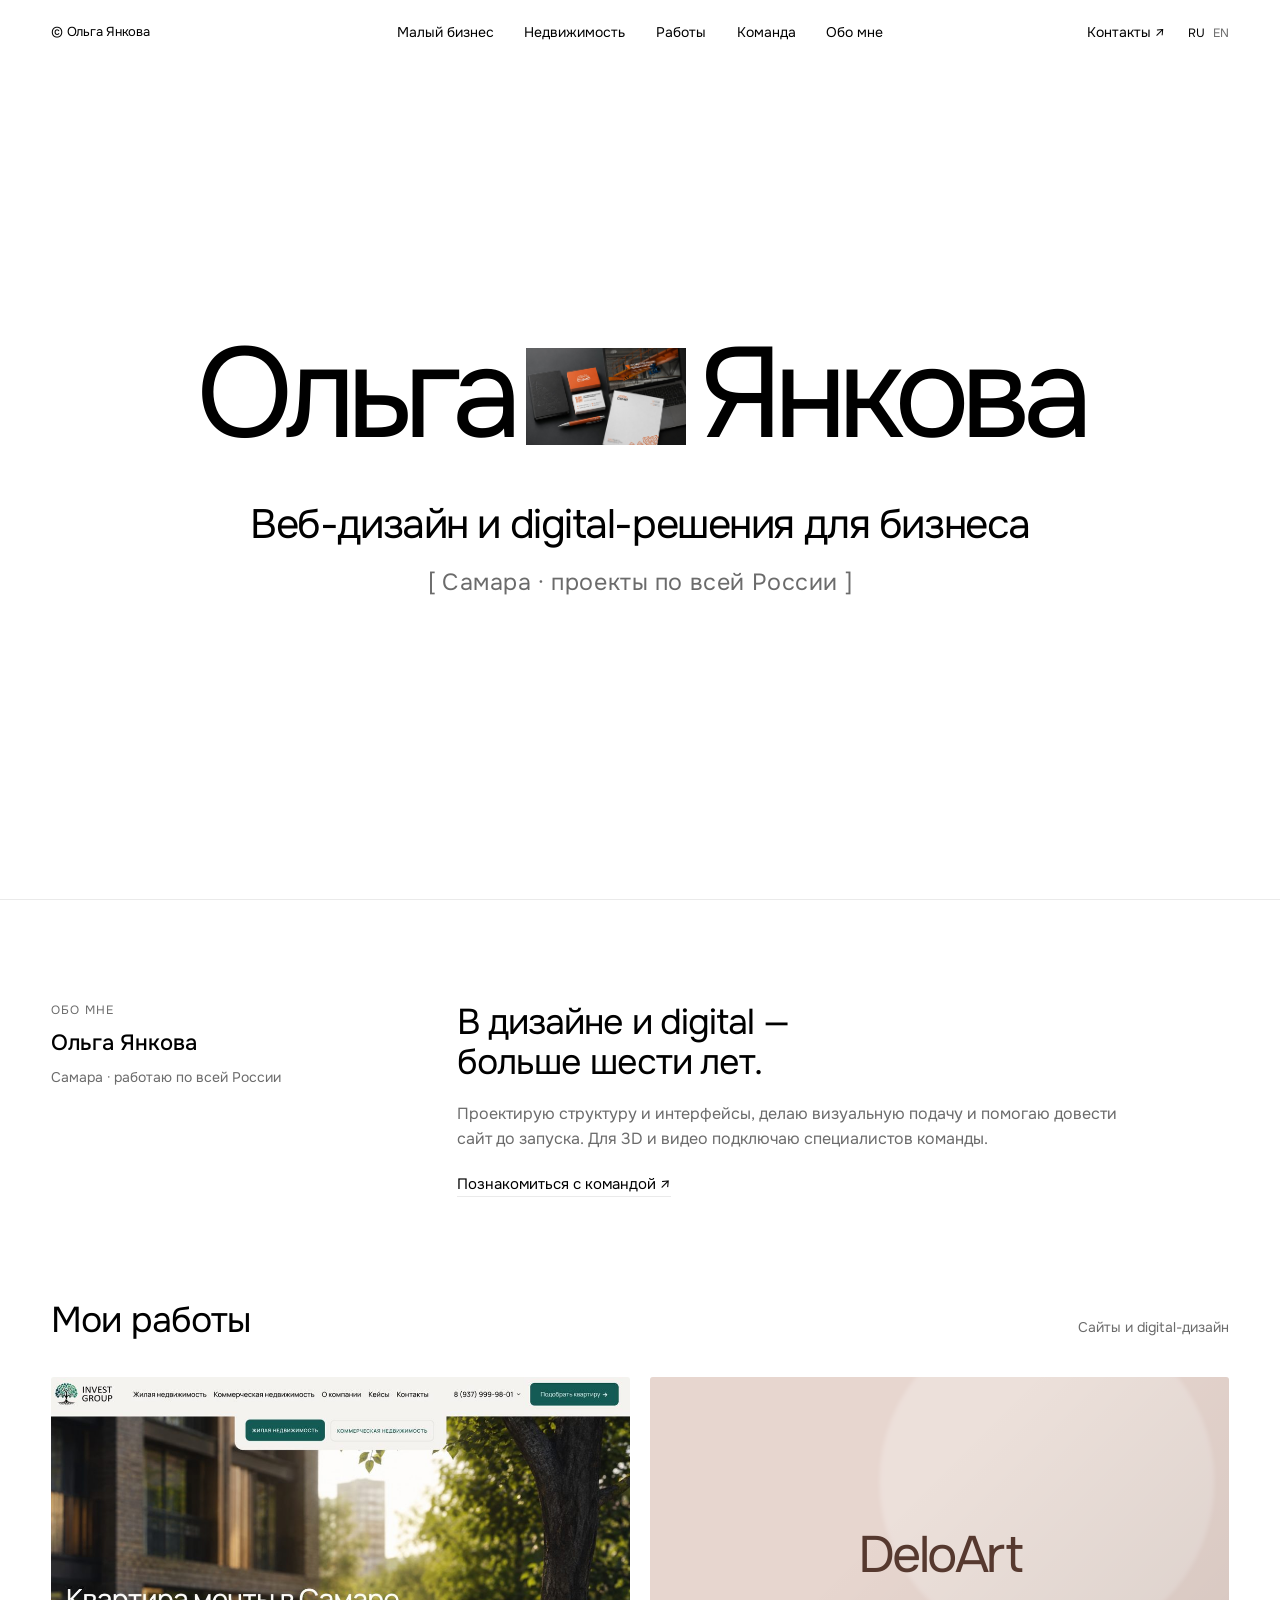
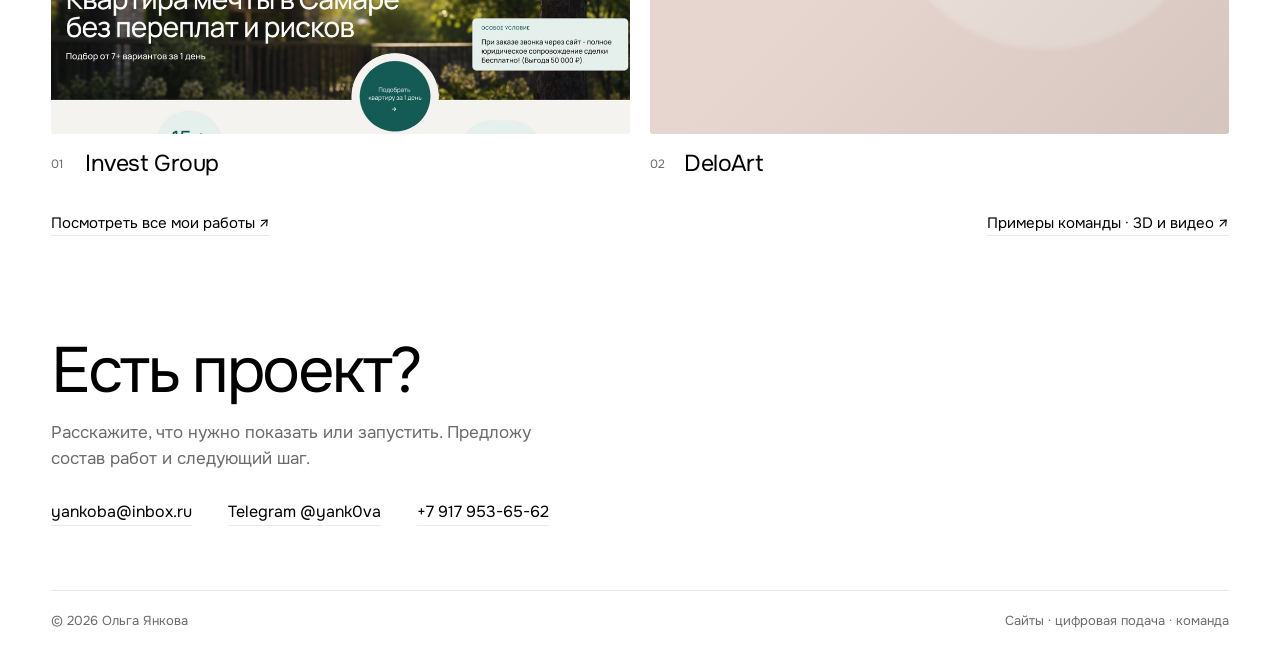
<file: index.html>
<!DOCTYPE html>
<html lang="ru">
<head>
<meta charset="utf-8">
<meta name="viewport" content="width=device-width, initial-scale=1, viewport-fit=cover">
<script>document.documentElement.classList.add('js')</script>
<title>Ольга Янкова — сайты и цифровая подача для бизнеса</title>
<meta name="description" content="Сайты и цифровая подача для малого бизнеса, недвижимости и строительства. При необходимости подключаю специалистов по 3D и видео.">
<meta property="og:title" content="Ольга Янкова — один контакт для вашего проекта">
<meta property="og:description" content="Сайты, визуальная подача и специалисты под задачу бизнеса, недвижимости и строительства.">
<meta property="og:type" content="website">
<link rel="canonical" href="https://olaankova31-byte.github.io/portfolio/">
<meta name="theme-color" content="#ffffff">
<link rel="icon" href="data:image/svg+xml,<svg xmlns='http://www.w3.org/2000/svg' viewBox='0 0 64 64'><rect width='64' height='64' fill='%23111111'/><text x='32' y='44' font-family='Helvetica,Arial,sans-serif' font-size='28' font-weight='600' fill='%23ffffff' text-anchor='middle'>OY</text></svg>">
<link rel="preconnect" href="https://fonts.googleapis.com">
<link rel="preconnect" href="https://fonts.gstatic.com" crossorigin>
<link href="https://fonts.googleapis.com/css2?family=Onest:wght@300;400;500;600&display=swap" rel="stylesheet">
<link rel="stylesheet" href="assets/portfolio-pages.css">
<script src="assets/site-loader.js" defer></script>
<style>
:root{--bg:#fff;--fg:#000;--mute:#6B6B6B;--line:#EAEAEA;--ph:#F3F3F3;--m:clamp(20px,4vw,72px);--g:clamp(12px,1.6vw,28px);--f:'Onest','Helvetica Neue',Arial,sans-serif;color-scheme:light;box-sizing:border-box;padding-top:env(safe-area-inset-top,0px);padding-bottom:env(safe-area-inset-bottom,0px)}
*,*:before,*:after{box-sizing:inherit}
html{height:100%;scroll-padding-top:calc(env(safe-area-inset-top,0px) + 64px)}
body{margin:0;min-height:100%;background:var(--bg);color:var(--fg);font:400 16px/1.55 var(--f);-webkit-font-smoothing:antialiased;overflow-x:hidden}
a{color:inherit;text-decoration:none}
a:focus-visible,button:focus-visible{outline:2px solid #000;outline-offset:4px}
h1,h2,h3{font-weight:500;margin:0;letter-spacing:-.03em;line-height:1}
header{position:sticky;top:env(safe-area-inset-top,0px);z-index:10;background:rgba(255,255,255,.92);backdrop-filter:blur(6px);display:flex;align-items:center;justify-content:space-between;gap:16px;padding:18px var(--m);font-size:14px}
header .logo{font-weight:600;letter-spacing:-.01em}
nav{display:flex;gap:clamp(16px,2.6vw,40px)}
nav a,.lang button{color:var(--mute);transition:color .2s}
nav a:hover,nav a[aria-current],.lang button[aria-pressed=true]{color:var(--fg)}
.lang{display:flex;gap:10px}
.lang button{background:none;border:0;padding:0;font:inherit;cursor:pointer}
.menu{display:none;background:none;border:0;font:inherit;font-size:14px;cursor:pointer;padding:0}
main{min-height:60vh}
.hero-t{display:grid;grid-template-columns:repeat(12,1fr);gap:var(--g);align-items:end;padding:clamp(40px,6vw,96px) var(--m) clamp(28px,4vw,56px)}
.hero h1{grid-column:1/9;font-size:clamp(26px,5.4vw,96px);font-weight:400;white-space:nowrap;margin:0}
.hd{grid-column:9/13}
.hd p{margin:0 0 14px;color:var(--fg);font-size:15px;line-height:1.5}
.hd a.cta{border-bottom:1px solid;font-size:15px}
.hero-i .ph,.hero-i img{display:block;width:100%;aspect-ratio:16/9;object-fit:cover}
body>header{border-bottom:1px solid var(--line)}

.ph{background:var(--ph);display:flex;align-items:center;justify-content:center;color:#B5B5B5;font-size:12px;letter-spacing:.02em}
.sec{padding:clamp(64px,8vw,112px) var(--m) 0}
.sec-h{display:flex;justify-content:space-between;align-items:baseline;margin-bottom:clamp(20px,3vw,36px)}
.sec-h h2{font-size:clamp(24px,2.8vw,38px);font-weight:400;line-height:1.15;letter-spacing:-.025em}
.sec-h a{font-size:14px;color:var(--mute)}
.sec-h a:hover{color:var(--fg)}
.grid{display:grid;grid-template-columns:repeat(12,1fr);gap:clamp(36px,5vw,88px) var(--g);align-items:end}
.card{display:block}
.card .im{overflow:hidden;background:var(--ph)}
.card .ph,.card img{width:100%;aspect-ratio:var(--r,3/2);object-fit:cover;display:block;transition:transform .9s cubic-bezier(.2,.6,.2,1),opacity .4s}
.card:hover .ph,.card:hover img{transform:scale(1.02)}
.card h3{font-size:clamp(16px,1.4vw,20px);font-weight:500;letter-spacing:-.01em;margin-top:14px}
.card span{display:block;color:var(--mute);font-size:14px;margin-top:2px}
.s-a{grid-column:1/-1}.s-b{grid-column:1/8}.s-c{grid-column:9/13}.s-d{grid-column:2/7}.s-e{grid-column:8/13}.s-f{grid-column:1/6}.s-g{grid-column:7/13}
.about{display:grid;grid-template-columns:repeat(12,1fr);gap:var(--g)}
.about .l{grid-column:1/6;color:var(--mute);font-size:14px}
.about .r{grid-column:6/13}
.about h2{font-size:clamp(32px,5vw,80px);margin-bottom:28px}
.about p{font-size:clamp(18px,1.8vw,26px);line-height:1.4;letter-spacing:-.01em;margin:0;max-width:34ch}
.srv{display:grid;grid-template-columns:repeat(12,1fr);gap:var(--g)}
.srv h3{grid-column:1/6;font-size:clamp(22px,2.4vw,36px);margin-bottom:20px}
.srv ul{grid-column:6/13;list-style:none;margin:0 0 clamp(40px,6vw,88px);padding:0}
.srv li{padding:14px 0;border-top:1px solid var(--line);font-size:clamp(16px,1.4vw,20px)}
.srv .sub li{color:var(--mute)}
.srv li a{display:block}.srv li a:hover{color:var(--mute)}
.sv{all:unset;box-sizing:border-box;display:block;width:100%;cursor:pointer;color:var(--mute);transition:color .2s}.sv:hover{color:var(--fg)}.sv:focus-visible{outline:2px solid #000;outline-offset:4px}
dialog{border:0;padding:clamp(28px,4vw,56px);width:min(560px,calc(100% - 2*var(--m)));background:#fff;color:#000;font-family:var(--f)}
dialog::backdrop{background:rgba(255,255,255,.8)}
dialog h3{font-size:clamp(26px,3vw,40px);margin-bottom:18px}
dialog p{margin:0 0 32px;color:var(--mute);font-size:17px;max-width:40ch}
dialog .a{display:flex;justify-content:space-between;align-items:center;font-size:15px}
dialog .a button{all:unset;cursor:pointer;color:var(--mute)}dialog .a button:hover,dialog .a .go{color:#000}
dialog .a .go{border-bottom:1px solid;cursor:pointer}
dialog,dialog.wide{max-height:92vh}
dialog.wide{width:min(980px,calc(100% - 2*var(--m)))}
dialog.wide p{max-width:68ch;margin-bottom:20px}
.dh{display:flex;justify-content:space-between;align-items:flex-start;gap:16px;margin-bottom:18px}.dh h3{margin:0}
#dx{all:unset;cursor:pointer;font-size:22px;line-height:1;padding:4px 8px;color:var(--mute)}#dx:hover{color:#000}#dx:focus-visible{outline:2px solid #000}
.wl{display:grid;grid-template-columns:repeat(3,1fr);gap:var(--g)}
.wp{all:unset;box-sizing:border-box;cursor:pointer;display:block}
.wp .th{display:block;background:var(--ph);overflow:hidden}
.wp .th img,.wp .th .ph{width:100%;aspect-ratio:16/10;object-fit:cover;object-position:top;display:block;transition:transform .6s}
.wp:hover .th img{transform:scale(1.02)}
.wp .wt{display:block;margin-top:12px;font-size:17px;font-weight:500}
.wp .wy{display:block;color:var(--mute);font-size:14px}
.wp:focus-visible{outline:2px solid #000;outline-offset:4px}
.bk{all:unset;cursor:pointer;color:var(--mute);font-size:14px;margin-bottom:18px;display:inline-block}.bk:hover{color:#000}.bk:focus-visible{outline:2px solid #000}
dialog .ty{color:var(--mute);margin-bottom:10px}
.mn{display:flex;flex-wrap:wrap;gap:8px 18px;margin:0 0 12px;font-size:14px;align-items:baseline}.mn span{color:var(--mute);margin-right:6px}.mn i{font-style:normal;border-bottom:1px solid var(--line)}
.shots{display:grid;gap:14px;margin:24px 0 0}
.shots img,.mob img,.ex img{width:100%;display:block;border:1px solid var(--line)}
dialog h4{font-weight:500;font-size:15px;color:var(--mute);margin:28px 0 12px}
.mob{display:grid;grid-template-columns:repeat(4,1fr);gap:14px;align-items:start}
.ex{max-width:70%}
dialog .ft{margin-top:32px}
@media(max-width:860px){.wl{grid-template-columns:1fr}.mob{grid-template-columns:repeat(2,1fr)}.ex{max-width:100%}}

.contact{padding:clamp(72px,8vw,108px) var(--m) clamp(40px,5vw,64px)}
.contact h2{font-size:clamp(40px,5vw,64px);font-weight:400;line-height:1.05;letter-spacing:-.04em}
.contact p{margin:14px 0 28px;color:var(--mute);font-size:17px;max-width:48ch}
.contact .links{display:flex;gap:20px 36px;flex-wrap:wrap;font-size:16px}
.contact .links a{border-bottom:1px solid var(--line);transition:border-color .2s}
.contact .links a:hover{border-color:#000}
footer{display:flex;justify-content:space-between;padding:20px var(--m) 28px;color:var(--mute);font-size:13px;border-top:1px solid var(--line);margin:0 var(--m);padding-left:0;padding-right:0}
.pg-h{padding:clamp(48px,8vw,120px) var(--m) clamp(32px,5vw,72px)}
.pg-h h1{font-size:clamp(40px,8vw,140px);font-weight:400}
.pd-h{padding:clamp(40px,7vw,110px) var(--m) clamp(28px,4vw,56px);display:grid;grid-template-columns:repeat(12,1fr);gap:var(--g)}
.pd-h .t{grid-column:1/9}
.pd-h h1{font-size:clamp(36px,7vw,120px);font-weight:400}
.pd-h .ty{color:var(--mute);margin-top:16px}
.pd-h .d{grid-column:9/13;align-self:end;font-size:15px;color:var(--mute)}
.pd-h .d p{margin:0 0 8px}
.gal{display:grid;grid-template-columns:repeat(12,1fr);gap:var(--g);padding:0 var(--m)}
.gal figure{margin:0}
.gal .ph,.gal img{width:100%;display:block;aspect-ratio:var(--r,16/9);object-fit:cover}
.f{grid-column:1/-1}.h{grid-column:span 6}.lg{grid-column:3/13}
.full-bleed{grid-column:1/-1;margin:0 calc(var(--m)*-1)}
.pn{display:flex;justify-content:space-between;gap:16px;padding:clamp(72px,12vw,180px) var(--m) 0;font-size:clamp(18px,2.2vw,32px);letter-spacing:-.02em}
.pn a{display:block;max-width:46%}.pn small{display:block;color:var(--mute);font-size:13px;letter-spacing:0;margin-bottom:6px}
.pn .nx{text-align:right;margin-left:auto}
.back{padding:36px var(--m) 0;font-size:14px;color:var(--mute)}
.back a:hover{color:var(--fg)}
.rv{opacity:0;transition:opacity 1s ease}.rv.in{opacity:1}
@media(max-width:860px){
 .hero-t{display:block;padding-top:36px}
 .hero h1{font-size:8vw}
 .hd{margin-top:20px}
 .hero-i .ph,.hero-i img{aspect-ratio:4/3}
 header{flex-wrap:wrap}
 .menu{display:block}
 nav{display:none;order:3;width:100%;flex-direction:column;gap:14px;padding:14px 0 6px;font-size:18px}
 nav.open{display:flex}
 .grid{grid-template-columns:1fr;gap:44px}
 .grid>*{grid-column:1!important}
 .about,.srv,.pd-h{display:block}
 .about .l{margin-bottom:20px}
 .srv h3{margin-bottom:10px}
 .pd-h .d{margin-top:24px}
 .gal{grid-template-columns:1fr}
 .f,.h,.lg{grid-column:1/-1}
 .gal .ph,.gal img{aspect-ratio:var(--rm,4/3)}
 .pn a{max-width:48%}
}
@media(prefers-reduced-motion:reduce){*{transition:none!important}.rv{opacity:1}}

.hero-i{display:grid;grid-template-columns:repeat(3,1fr);gap:var(--g);padding:0 var(--m)}
.hero-i img,.hero-i .ph{aspect-ratio:3/4;object-fit:cover;width:100%;display:block}
.pos{margin:0;font-size:clamp(24px,3.6vw,60px);line-height:1.15;letter-spacing:-.025em;max-width:24em}
.srvl{border-bottom:1px solid var(--line)}
.sv.row{display:grid;grid-template-columns:64px 1.3fr 1.7fr 28px;gap:var(--g);align-items:baseline;padding:clamp(18px,2.4vw,32px) 0;border-top:1px solid var(--line);color:var(--fg);text-align:left}
.sv.row .nm{font-size:clamp(22px,2.8vw,44px);letter-spacing:-.025em;line-height:1.05}
.sv.row .n,.sv.row .ds{color:var(--mute);font-size:15px}
.sv.row .ar{transition:transform .3s}.sv.row:hover .ar{transform:translateX(5px)}
.g3{display:grid;grid-template-columns:repeat(3,1fr);gap:clamp(32px,4vw,64px) var(--g)}
.g3 .card .ph,.g3 .card img{aspect-ratio:4/3}
.tm{display:grid;grid-template-columns:repeat(3,1fr);gap:var(--g)}
.tm .ph{aspect-ratio:1/1;width:100%}.tm h3{margin-top:14px;font-size:clamp(18px,1.6vw,22px);font-weight:500;letter-spacing:-.01em}.tm span{display:block;color:var(--mute);font-size:14px;margin-top:2px}
@media(max-width:860px){.sv.row{grid-template-columns:36px 1fr 24px}.sv.row .ds{grid-column:2/3}.g3,.tm{grid-template-columns:1fr}.hero-i img,.hero-i .ph{aspect-ratio:2/3}}

.hero h1{white-space:normal;text-wrap:balance;font-size:clamp(28px,4.8vw,84px);line-height:1.05;max-width:none}
.vt{position:relative;aspect-ratio:3/4;background:var(--ph);overflow:hidden;display:flex;align-items:center;justify-content:center;color:#B5B5B5;font-size:12px}
.vt video{position:absolute;inset:0;width:100%;height:100%;object-fit:cover}
.tp{width:100%;aspect-ratio:1/1;object-fit:cover;object-position:50% 22%;display:block}
.dgs{margin-bottom:clamp(56px,8vw,120px)}.dgs .sec-h{margin-bottom:10px}.dd{color:var(--mute);margin:0 0 28px}
.vg{padding:0 var(--m)}.vc{display:grid;grid-template-columns:5fr 7fr;gap:var(--g);margin-top:clamp(40px,6vw,88px)}
.vc h4{font-weight:500;font-size:15px;color:var(--mute);margin:0 0 16px}
.vl{list-style:none;margin:0;padding:0}.vl li{padding:14px 0;border-top:1px solid var(--line);font-size:clamp(16px,1.4vw,20px)}
.vr{display:flex;justify-content:space-between;gap:16px;padding:18px 0;border-top:1px solid var(--line);font-size:clamp(18px,1.8vw,26px);letter-spacing:-.015em}
.vr span+span{color:var(--mute);font-size:14px;white-space:nowrap}.vr:hover span:first-child{color:var(--mute)}
@media(max-width:860px){.hero h1{font-size:8vw}.vc{grid-template-columns:1fr;gap:40px}}

.vl3{border-bottom:1px solid var(--line)}
.vr3{display:grid;grid-template-columns:1.2fr 1.4fr 1.5fr;gap:var(--g);padding:18px 0;border-top:1px solid var(--line);align-items:baseline}
.vr3 .nm{font-size:clamp(18px,1.8vw,26px);letter-spacing:-.015em}.vr3 .sp{color:var(--mute);font-size:15px}
.vr3 .lk{display:flex;gap:6px 18px;flex-wrap:wrap;justify-content:flex-end;font-size:15px}
.vr3 .lk a,.mn a{border-bottom:1px solid var(--line);transition:border-color .2s}.vr3 .lk a:hover,.mn a:hover{border-color:#000}
@media(max-width:860px){.vr3{grid-template-columns:1fr;gap:6px}.vr3 .lk{justify-content:flex-start;margin-top:6px}}

.hero-i{display:flex;gap:var(--g);height:clamp(300px,36vw,680px)}
.hero-i .hf{flex:1 1 0;min-width:0;overflow:hidden;background:var(--ph);transition:flex .7s cubic-bezier(.2,.6,.2,1);display:block}
.hero-i .hf:hover,.hero-i .hf:focus-visible{flex:3 1 0}
.hero-i .hf img{width:100%;height:100%;aspect-ratio:auto;object-fit:cover;display:block}
.hero-i .vt{flex:0 0 24%;aspect-ratio:auto;height:auto}
@media(max-width:860px){.hero-i{flex-direction:column;height:auto}.hero-i .hf,.hero-i .vt{flex:none;height:62vw}.hero-i .hf:hover{flex:none}}

.hd a.cta{display:inline-block;background:#000;color:#fff;border:0;padding:13px 24px;transition:opacity .2s}
.hd a.cta:hover{opacity:.82}
.bc{padding:20px var(--m) 0;font-size:13px;color:var(--mute)}.bc a:hover{color:#000}.bc [aria-current]{color:#000}.bc span[aria-hidden]{margin:0 4px}
.bc+.pg-h{padding-top:clamp(24px,4vw,56px)}
.bc+article .pd-h{padding-top:clamp(20px,3vw,40px)!important}
.figc{grid-column:1/-1}
dialog.xl{width:min(1400px,calc(100% - 2*var(--m)));padding:clamp(18px,2.4vw,32px)}
.fgw iframe{display:block;width:100%;height:min(72vh,780px);border:0;background:var(--ph)}

body>header .logo{font-weight:600;font-size:13px;letter-spacing:.08em;line-height:1.3;text-transform:uppercase}
@media(max-width:860px){body>header .logo{font-size:10.5px;letter-spacing:.05em;max-width:62%}}
/* CTA + case link */
.btn{display:inline-flex;align-items:center;gap:10px;background:#000;color:#fff;border:0;padding:14px 26px;font:inherit;font-size:15px;cursor:pointer;transition:opacity .2s}
.btn:hover{opacity:.82}
.btn:focus-visible{outline:2px solid #000;outline-offset:4px}
.vr3 .lk button{border:0;background:none;padding:0;font:inherit;font-size:15px;color:inherit;cursor:pointer;border-bottom:1px solid var(--line);transition:border-color .2s}
.vr3 .lk button:hover{border-color:#000}

/* ---------- resume blocks ---------- */
.sec-h .note{color:var(--mute);font-size:14px;text-align:right}
.eb{display:block;font-size:13px;text-transform:uppercase;letter-spacing:.08em;color:var(--mute);margin-bottom:18px}
.facts{list-style:none;margin:0;padding:0;border-top:1px solid var(--line)}
.facts li{display:flex;justify-content:space-between;gap:14px;padding:11px 0;border-bottom:1px solid var(--line);font-size:14px;line-height:1.4}
.facts span{color:var(--mute)}
.facts b{font-weight:400;text-align:right;color:var(--fg)}
.about .r .tx{margin:18px 0 0;font-size:clamp(15px,1.35vw,18px);line-height:1.6;max-width:58ch;color:var(--mute)}
.about .r .pos{margin:0 0 clamp(20px,3vw,36px);font-size:clamp(26px,3.4vw,52px);line-height:1.08;letter-spacing:-.03em;max-width:18em;color:var(--fg)}
.xp{border-bottom:1px solid var(--line)}
.xr{display:grid;grid-template-columns:1.05fr 1.45fr 1.5fr;gap:var(--g);padding:clamp(18px,2.2vw,30px) 0;border-top:1px solid var(--line);align-items:baseline}
.xr .pe{color:var(--mute);font-size:14px}
.xr .rl{font-size:clamp(19px,1.9vw,28px);letter-spacing:-.02em;line-height:1.12}
.xr .rl small{display:block;color:var(--mute);font-size:14px;letter-spacing:0;margin-top:5px}
.xr .ds{margin:0;color:var(--mute);font-size:15px;line-height:1.5}
.xn{margin:18px 0 0;color:var(--mute);font-size:14px;max-width:64ch;line-height:1.5}
.duo{display:grid;grid-template-columns:1fr 1fr;gap:clamp(32px,5vw,72px) var(--g);align-items:start}
.duo h3{font-size:15px;font-weight:500;margin:0 0 14px}
.edl{list-style:none;margin:0;padding:0;border-bottom:1px solid var(--line)}
.edl li{display:grid;grid-template-columns:58px 1fr;gap:12px;padding:11px 0;border-top:1px solid var(--line);font-size:15px;line-height:1.4}
.edl .y{color:var(--mute)}
.tags{display:flex;flex-wrap:wrap;gap:8px;margin:0;padding:0;list-style:none}
.tags li{border:1px solid var(--line);padding:7px 13px;font-size:14px}
@media(max-width:860px){.xr{grid-template-columns:1fr;gap:6px}.duo{grid-template-columns:1fr}.facts,.edl{max-width:100%}.sec-h .note{display:none}}
</style>
</head>
<body class="portfolio-home">
<div class="site-loader" role="status" aria-live="polite" aria-label="Загрузка сайта"><span class="site-loader-value">00%</span></div>
<header class="site-header">
 <a class="logo" href="#/" id="logo"></a>
 <button class="menu" id="menu" aria-expanded="false" aria-controls="nav"></button>
 <nav id="nav" aria-label="Main"></nav>
 <div class="header-actions"><a class="header-contact" href="contact/" id="header-contact">Контакты ↗</a><div class="lang" role="group" aria-label="Language"><button data-l="ru" aria-pressed="true">RU</button><button data-l="en" aria-pressed="false">EN</button></div></div>
</header>
<main id="app"></main>
<dialog id="dlg" aria-labelledby="dt"><div class="dh"><h3 id="dt"></h3><button id="dx" aria-label="Close">✕</button></div><div id="db"></div></dialog>
<script>
/* ---------- STATE ---------- */
let lang='ru';
try{const s=localStorage.getItem('lang');if(s==='en'||s==='ru')lang=s}catch(e){}
const $=s=>document.querySelector(s),app=$('#app');
const t=()=>T[lang];

/* ---------- CONTACTS (placeholders) ---------- */
const CONTACT={email:'yankoba@inbox.ru',telegram:'https://t.me/yank0va',tg:'@yank0va',tel:'+79179536562',telView:'+7 917 953-65-62'};

/* ---------- DATA ---------- */
const BR="assets/17.jpg";
const WEB=["assets/21.jpg", "assets/22.jpg", "assets/23.jpg", "assets/24.jpg", "assets/25.jpg", "assets/26.jpg", "assets/27.jpg", "assets/28.jpg", "assets/29.jpg", "assets/30.jpg"];
const webProjects=[
 {title:{ru:'Invest Group',en:'Invest Group'},
  type:{ru:'Сайт агентства недвижимости',en:'Real estate agency website'},
  desc:{ru:'Сайт агентства недвижимости в Самаре: офер с переключением между жилой и коммерческой недвижимостью, калькулятор ипотеки с предложениями банков, блок про ипотечного брокера, о компании и кейсы клиентов. Есть мобильная версия и форма заявки в модальном окне.',en:'Website for a real estate agency in Samara: a hero with a switch between residential and commercial property, a mortgage calculator with bank offers, a mortgage broker block, about the company and client cases. Includes a mobile version and a request form in a modal window.'},
  menu:{ru:['Жилая недвижимость','Коммерческая недвижимость','О компании','Кейсы','Контакты'],en:['Residential','Commercial','About','Cases','Contacts']},
  sections:{ru:['Офер','Калькулятор ипотеки','Ипотечный брокер','О компании','Кейсы'],en:['Hero','Mortgage calculator','Mortgage broker','About','Cases']},
  links:{ru:[['Текущий сайт','https://www.igsamara.ru/']],en:[['Current website','https://www.igsamara.ru/']]},
  desktop:WEB.slice(0,5),mobile:WEB.slice(5,9),extra:WEB.slice(9,10)}
];
const SITES=[{"n": {"ru": "IT-NIKA", "en": "IT-NIKA"}, "s": {"ru": "IT / внедрение CRM-систем", "en": "IT / CRM implementation"}, "l": [{"ru": "Новый дизайн (Figma)", "en": "New design (Figma)", "u": "https://www.figma.com/proto/Bn4W970UG87IRvq9u23JtT/IT-NIKA?node-id=38-15&t=jIFUimkatNyMWlwp-0&scaling=scale-down-width&content-scaling=fixed&page-id=0%3A1"}]}, {"n": {"ru": "Invest Group", "en": "Invest Group"}, "s": {"ru": "Инвестиции / недвижимость", "en": "Investment / real estate"}, "l": [{"ru": "Сайт", "en": "Website", "u": "https://www.igsamara.ru/"}]}, {"n": {"ru": "DeloArt", "en": "DeloArt"}, "s": {"ru": "Digital / брендинг / разработка", "en": "Digital / branding / development"}, "l": [{"ru": "Сайт", "en": "Website", "u": "https://brand.deloart.ru/"}]}, {"n": {"ru": "Delo Art / X-Party", "en": "Delo Art / X-Party"}, "s": {"ru": "Чат-боты / автоматизация бизнеса", "en": "Chatbots / business automation"}, "l": [{"ru": "Страница чат-бота", "en": "Chatbot page", "u": "https://bot.x-party.ru/"}]}, {"n": {"ru": "HOGO Smart", "en": "HOGO Smart"}, "s": {"ru": "Умные устройства / системы доступа / IoT", "en": "Smart devices / access systems / IoT"}, "l": [{"ru": "Сайт", "en": "Website", "u": "https://hogo-smart.ru/"}]}, {"n": {"ru": "A-Store", "en": "A-Store"}, "s": {"ru": "E-commerce / электроника и гаджеты", "en": "E-commerce / electronics and gadgets"}, "l": [{"ru": "Сайт", "en": "Website", "u": "https://a-store63.ru/"}]}, {"n": {"ru": "Biorav", "en": "Biorav"}, "s": {"ru": "Медицина / центр восточной медицины", "en": "Medicine / oriental medicine center"}, "l": [{"ru": "Сайт", "en": "Website", "u": "https://biorav.ru/"}]}, {"n": {"ru": "Фитнес-проект", "en": "Fitness project"}, "s": {"ru": "Фитнес / спорт", "en": "Fitness / sports"}, "l": [{"ru": "Сайт", "en": "Website", "u": "https://xn----jtbictd3abeep5frb.xn--p1ai/"}]}];
const FIG='https://www.figma.com/design/3Q2ssvWF4UKlYxnkusXyjq/%D0%9F%D0%BE%D1%80%D1%82%D1%84%D0%BE%D0%BB%D0%B8%D0%BE-%D0%AF%D0%BD%D0%BA%D0%BE%D0%B2%D0%BE%D0%B9-%D0%9E%D0%BB%D1%8C%D0%B3%D0%B8?node-id=1363-2003&t=b9ty62ANLgSAu7TL-1';
const EXP=[
 {pe:{ru:'2024 — сейчас',en:'2024 — present'},role:{ru:'UX/UI-дизайнер',en:'UX/UI designer'},co:{ru:'DeloART · Самара',en:'DeloART · Samara'},
  d:{ru:'Сайты и digital-макеты под задачи команды и клиентов: вводные и структура, прототип, дизайн, согласование. Веду 3–4 проекта параллельно, общаюсь с клиентом и разработчиком, аргументирую решения.',
     en:'Websites and digital layouts for the team and clients: brief and structure, prototype, design, sign-off. I run 3–4 projects in parallel, talk to clients and developers, and back up design decisions.'}},
 {pe:{ru:'2022 — сейчас',en:'2022 — present'},role:{ru:'Графический дизайнер',en:'Graphic designer'},co:{ru:'DeloART',en:'DeloART'},
  d:{ru:'Логотипы по концептам заказчика, иконки и элементы интерфейса, оформление соцсетей, баннеры и макеты. Adobe Photoshop, Illustrator, Figma.',
     en:'Logos based on the client’s concepts, icons and UI elements, social media layouts, banners and mockups. Adobe Photoshop, Illustrator, Figma.'}},
 {pe:{ru:'апрель — декабрь 2023',en:'Apr — Dec 2023'},role:{ru:'Web-дизайнер',en:'Web designer'},co:{ru:'ООО «СтройКерпПро»',en:'StroyKerpPro LLC'},
  d:{ru:'До 10 клиентских направлений параллельно: сбор вводных, визуальное оформление digital-коммуникаций, сайты и баннеры, взаимодействие с заказчиками и разработчиками.',
     en:'Up to 10 client accounts in parallel: gathering briefs, visual design for digital communications, websites and banners, working with clients and developers.'}},
 {pe:{ru:'2022 — 2023',en:'2022 — 2023'},role:{ru:'SMM-менеджер',en:'SMM manager'},co:{ru:'Парикмахерская Man&Woman',en:'Man&Woman salon'},
  d:{ru:'Контент-планы и материалы для соцсетей: тексты, фото и видео, визуал. Регулярное обновление контента, адаптация подачи под услуги салона.',
     en:'Content plans and social media materials: copy, photo and video, visuals. Regular content updates and adapting the tone to the salon’s services.'}}
];
const EDU=[
 {y:'2025',t:{ru:'ПГУТИ — бизнес-информатика',en:'PGUTI — business informatics'}},
 {y:'2022',t:{ru:'Школа дизайна Contented, Skillfactory — графический дизайнер',en:'Contented School of Design, Skillfactory — graphic design'}},
 {y:'2021',t:{ru:'Курсы графического дизайна Дарьи Спигиной',en:'Daria Spigina graphic design courses'}},
 {y:'2020',t:{ru:'Колледж ПГУТИ — программирование в компьютерных системах',en:'PGUTI College — computer systems programming'}}
];
const SKL={
 ru:['Figma','Adobe Photoshop','Adobe Illustrator','CorelDRAW','Web-дизайн','Адаптивный дизайн','HTML','CSS','Логотипы','Айдентика','Фирменный стиль','Полиграфия','Подготовка макетов','Презентации','SMM','Контент-план','Avito','Яндекс.Директ'],
 en:['Figma','Adobe Photoshop','Adobe Illustrator','CorelDRAW','Web design','Responsive design','HTML','CSS','Logos','Identity','Brand style','Print','Print-ready files','Presentations','SMM','Content plans','Avito','Yandex.Direct']
};


/* ---------- COPY ---------- */
const T={
ru:{
 title:'Ольга Янкова — сайты и цифровая подача для бизнеса',
 brand:'Ольга Янкова',
 nav:{about:'Обо мне',experience:'Опыт',services:'Услуги',works:'Работы',contact:'Контакты'},
 hm:'Главная',menu:'Меню',close:'Закрыть',
 hero:'Сайты, логотипы и айдентика',
 sub:'Проектирую и собираю сайты, рисую логотипы и айдентику, готовлю макеты для полиграфии и соцсетей — от структуры и смысла до дизайна и вёрстки.',
 cta:'Смотреть работы',
 aboutL:'Обо мне',
 pos:'Дизайн, который работает: сайты, логотипы, айдентика.',
 ab1:'Я Ольга Янкова, дизайнер сайтов и визуальных коммуникаций из Самары. Шесть лет в digital: структура и прототип, дизайн и адаптив, логотипы и фирменный стиль, макеты для полиграфии и социальных сетей — от одного баннера до полного комплекта носителей.',
 ab2:'Параллельно с сайтами собираю айдентику: знаки, иконки, элементы интерфейса, оформление соцсетей. Готовлю макеты к печати с учётом требований типографии.',
 ab3:'Есть практический опыт в SMM и контенте: контент-планы, тексты, фото и видео, размещения на Avito и Яндекс.Директ. Это помогает видеть связь между дизайном, контентом и продвижением. Работаю в Figma, Photoshop, Illustrator и CorelDRAW, понимаю, как макет собирается в HTML/CSS.',
 facts:[['Опыт','6 лет 7 месяцев'],['Город','Самара, удалённо'],['Формат','проектная работа, full/part-time'],['Языки','русский, английский A1']],
 expH:'Опыт',
 expN:'6 лет 7 месяцев в дизайне и digital',
 expMore:'Ещё в работе: полиграфия и презентации, размещения на Avito и Яндекс.Директ, фото- и видеоконтент.',
 eduH:'Образование',
 skH:'Навыки',
 esH:'Образование и навыки',
 wo:'Работы',
 wi:'Сайты, которые можно открыть вживую, и галерея логотипов в Figma.',
 sH:'Сайты',
 sD:'Корпоративные сайты, лендинги и digital-проекты — ссылки ведут на живые версии.',
 lH:'Логотипы и айдентика',
 lD:'Знаки и логотипы, собранные в одном Figma-файле.',
 lB:'Смотреть в Figma',
 cs:'Кейс',
 cH:'Есть проект?',
 cP:'Расскажите, что нужно показать или запустить. Предложу состав работ и следующий шаг.',
 fsub:'Сайты · цифровая подача · команда',
 web:['Сайты','Скриншоты и ссылки на сайты, которые можно открыть вживую.'],
 menuL:'Меню сайта',blocks:'Блоки',mobile:'Мобильная версия',modalL:'Дополнительно',
 soonL:'Скриншоты скоро появятся',soon:'Скоро',back:'Назад',lk:'Ссылки',
 discuss:'Обсудить проект',fo:'Открыть в Figma',
 svc:[['Разработка сайтов','Структура, дизайн, вёрстка, запуск'],['Логотипы и айдентика','Знак, фирменный стиль, носители']]
},
en:{
 title:'Olga Yankova — websites and digital design for business',
 brand:'Olga Yankova',
 nav:{about:'About',experience:'Experience',services:'Services',works:'Work',contact:'Contact'},
 hm:'Home',menu:'Menu',close:'Close',
 hero:'Websites, logos & identity',
 sub:'I design and build websites, create logos and identities, and prepare assets for print and social media — from structure and meaning to design and code.',
 cta:'View work',
 aboutL:'About me',
 pos:'Design that works: websites, logos, identity.',
 ab1:"I'm Olga Yankova, a web and visual designer based in Samara. Six years in digital: structure and prototypes, design and responsive layouts, logos and identity, print and social media assets — from a single banner to a full set of brand materials.",
 ab2:'Alongside websites I build identities: marks, icons, UI elements, social media layouts. I prepare print-ready files with production requirements in mind.',
 ab3:'I also have hands-on SMM experience: content plans, copy, photo and video, listings on Avito and Yandex.Direct. That helps me see the link between design, content and promotion. I work in Figma, Photoshop, Illustrator and CorelDRAW, and I understand how a layout becomes HTML/CSS.',
 facts:[['Experience','6 years 7 months'],['Location','Samara, remote'],['Format','project work, full/part-time'],['Languages','Russian, English A1']],
 expH:'Experience',
 expN:'6 years 7 months in design and digital',
 expMore:'Also: print and presentations, Avito and Yandex.Direct placements, photo and video content.',
 eduH:'Education',
 skH:'Skills',
 esH:'Education & skills',
 wo:'Work',
 wi:'Websites you can open live, and a logo gallery in Figma.',
 sH:'Websites',
 sD:'Corporate sites, landing pages and digital projects — links go to the live versions.',
 lH:'Logos & identity',
 lD:'Marks and logos collected in a single Figma file.',
 lB:'View in Figma',
 cs:'Case study',
 cH:'Have a project?',
 cP:'Tell me what you need to show or launch. I will suggest a scope and a next step.',
 fsub:'Websites · digital design · team',
 web:['Websites','Screenshots and links to the live websites.'],
 menuL:'Site menu',blocks:'Sections',mobile:'Mobile version',modalL:'Extra',
 soonL:'Screenshots coming soon',soon:'Soon',back:'Back',lk:'Links',
 discuss:'Discuss the project',fo:'Open in Figma',
 svc:[['Website development','Structure, design, build, launch'],['Logos & identity','Mark, visual identity, brand assets']]
}};

/* ---------- HELPERS ---------- */
function crumbs(a){const x=t();return `<nav class="bc" aria-label="${lang==='ru'?'Навигация':'Breadcrumb'}"><a href="#/">${x.hm}</a>`+a.map(i=>` <span aria-hidden="true">/</span> `+(i[1]?`<a href="${i[1]}">${i[0]}</a>`:`<span aria-current="page">${i[0]}</span>`)).join('')+`</nav>`}

function contact(){const x=t(),c=CONTACT;return `<section class="contact" id="contact"><h2>${x.cH}</h2><p>${x.cP}</p><div class="links"><a href="mailto:${c.email}">${c.email}</a><a href="${c.telegram}" target="_blank" rel="noopener">Telegram ${c.tg}</a><a href="tel:${c.tel}">${c.telView}</a></div></section>`}


/* ---------- VIEWS ---------- */
function home(){const x=t();
 return `<section class="landing-hero">
  <div class="landing-intro">
   <h1 class="hero-name"><span>${lang==='ru'?'Ольга':'Olga'}</span><a class="hero-inline-image" href="work/" aria-label="${lang==='ru'?'Посмотреть работы':'View selected work'}"><img src="assets/17.jpg" alt="${lang==='ru'?'Пример графического дизайна из портфолио':'Graphic design project preview'}"></a><span>${lang==='ru'?'Янкова':'Yankova'}</span></h1>
   <p class="hero-description">${lang==='ru'?'Веб-дизайн и digital-решения для бизнеса':'Web design and digital solutions for business'}<br><span>${lang==='ru'?'[ Самара · проекты по всей России ]':'[ Samara · working across Russia ]'}</span></p>
  </div>
 </section>
 <section class="sec about-brief" id="about"><div class="about-label"><span class="eyebrow">${lang==='ru'?'Обо мне':'About'}</span><strong>${lang==='ru'?'Ольга Янкова':'Olga Yankova'}</strong><span>${lang==='ru'?'Самара · работаю по всей России':'Samara · working across Russia'}</span></div><div class="about-brief-copy"><h2>${lang==='ru'?'В дизайне и digital — больше шести лет.':'Over six years in design and digital.'}</h2><p>${lang==='ru'?'Проектирую структуру и интерфейсы, делаю визуальную подачу и помогаю довести сайт до запуска. Для 3D и видео подключаю специалистов команды.':'I plan structure and interfaces, shape the visual direction and help take a website to launch. For 3D and video, I bring in specialists from the team.'}</p><a href="team/" class="text-link">${lang==='ru'?'Познакомиться с командой':'Meet the team'} ↗</a></div></section>
 <section class="sec home-projects" id="work"><div class="sec-h"><h2>${lang==='ru'?'Мои работы':'My work'}</h2><span class="note">${lang==='ru'?'Сайты и digital-дизайн':'Websites and digital design'}</span></div><div class="home-work-grid" id="home-work-grid"></div><div class="home-work-action"><a href="work/" class="text-link">${lang==='ru'?'Посмотреть все мои работы':'View all my work'} ↗</a><a href="team/#team-work" class="text-link">${lang==='ru'?'Примеры команды · 3D и видео':'Team work · 3D and video'} ↗</a></div></section>
 ${contact()}`}


function digital(){const x=t();
 const rows=SITES.map(p=>{const c=webProjects.find(w=>w.title[lang]===p.n[lang]);
  return `<div class="vr3 rv"><span class="nm">${p.n[lang]}</span><span class="sp">${p.s[lang]}</span><span class="lk">${p.l.map(l=>`<a href="${l.u}" target="_blank" rel="noopener">${l[lang]} ↗</a>`).join('')}${c?`<button data-case="${webProjects.indexOf(c)}">${x.cs}</button>`:''}</span></div>`}).join('');
 return crumbs([[x.wo]])+`<div class="pg-h"><h1>${x.wo}</h1></div>
 <div style="padding:0 var(--m)"><p class="pos rv" style="font-size:clamp(20px,2.4vw,34px);margin-bottom:clamp(32px,5vw,64px)">${x.wi}</p></div>
 <section class="sec" style="padding-top:0" id="sites"><div class="sec-h"><h2>${x.sH}</h2></div><p class="dd">${x.sD}</p><div class="vl3">${rows}</div></section>
 <section class="sec" id="logos"><div class="sec-h"><h2>${x.lH}</h2></div><p class="dd">${x.lD}</p><p><button class="btn" data-f>${x.lB} ↗</button></p></section>
 ${contact()}`}

/* ---------- MODAL ---------- */
const dlg=$('#dlg'),dt=$('#dt'),db=$('#db');
function dOpen(wide){dlg.classList.remove('xl');dlg.classList.toggle('wide',!!wide);if(!dlg.open)dlg.showModal();dlg.scrollTop=0}
function openFigma(){const x=t();dt.textContent=x.lB;db.innerHTML=`<div class="fgw"><iframe src="https://www.figma.com/embed?embed_host=share&url=${encodeURIComponent(FIG)}" title="Figma" loading="lazy" allowfullscreen></iframe></div><div class="a ft"><a class="go" href="${FIG}" target="_blank" rel="noopener">${x.fo} ↗</a></div>`;dOpen(true);dlg.classList.add('xl')}
function discuss(id){return `<div class="a ft"><button class="go" data-a="go">${t().discuss}</button></div>`}
function dProject(i){const x=t(),p=webProjects[i],ti=p.title[lang];dt.textContent=ti;
 const im=a=>a.map(s=>`<img src="${s}" alt="${ti}" loading="lazy">`).join('');
 const row=(l,a)=>`<div class="mn"><span>${l}</span>${a.map(m=>`<i>${m}</i>`).join('')}</div>`;
 db.innerHTML=(webProjects.length>1?`<button class="bk" data-a="back">${x.back}</button>`:'')+(p.type[lang]?`<div class="ty">${p.type[lang]}</div>`:'')+(p.desc[lang]?`<p>${p.desc[lang]}</p>`:'')+(p.links?`<div class="mn"><span>${x.lk}</span>${p.links[lang].map(l=>`<a href="${l[1]}" target="_blank" rel="noopener">${l[0]} ↗</a>`).join('')}</div>`:'')+(p.menu?row(x.menuL,p.menu[lang]):'')+(p.sections?row(x.blocks,p.sections[lang]):'')+(p.desktop.length?`<div class="shots">${im(p.desktop)}</div>`:`<p>${x.soonL}</p>`)+(p.mobile.length?`<h4>${x.mobile}</h4><div class="mob">${im(p.mobile)}</div>`:'')+(p.extra.length?`<h4>${x.modalL}</h4><div class="ex">${im(p.extra)}</div>`:'')+discuss();dOpen(true)}

/* ---------- ROUTER ---------- */
let pendingScroll=null;
let path=(location.hash||'').replace(/^#\/?/,'');
if(path==='directions')path='about';
if(['contact','about'].includes(path)){pendingScroll=path;path=''}
function go(p){path=p;try{history.replaceState(null,'','#/'+p)}catch(e){try{location.hash='#/'+p}catch(_){}}route()}
function renderNav(cur){const x=t();
 $('#logo').textContent=`© ${x.brand}`;
 $('#header-contact').textContent=lang==='ru'?'Контакты ↗':'Contact ↗';
 $('#nav').innerHTML=`<a href="small-business/">${lang==='ru'?'Малый бизнес':'Small business'}</a><a href="real-estate/">${lang==='ru'?'Недвижимость':'Real estate'}</a><a href="work/">${x.nav.works}</a><a href="team/">${lang==='ru'?'Команда':'Team'}</a><a href="#about">${x.nav.about}</a>`;
 $('#menu').textContent=$('#nav').classList.contains('open')?x.close:x.menu}

function route(){const parts=path.split('/'),x=t();
 if(parts[0]==='projects'||parts[0]==='video'||parts[0]==='digital'){location.replace('work/');return}
 document.documentElement.lang=lang;
 let v,cur='';
 if(path==='digital'){v=digital();cur='digital';document.title=x.wo+' — '+x.brand}
 else{v=home();document.title=x.title}
 app.innerHTML=v+`<footer><span>© ${new Date().getFullYear()} ${x.brand}</span><span>${x.fsub}</span></footer>`;
 renderNav(cur);$('#logo').textContent=`© ${x.brand}`;
 document.querySelectorAll('.lang button').forEach(b=>b.setAttribute('aria-pressed',b.dataset.l===lang?'true':'false'));
 if(pendingScroll){const el=document.getElementById(pendingScroll);if(el)el.scrollIntoView({behavior:'smooth'});pendingScroll=null}
 observe();
 document.dispatchEvent(new Event('route:done'))}

/* reveal on scroll */
let io=null;
function observe(){const els=document.querySelectorAll('.rv:not(.in)');if(!('IntersectionObserver' in window)){els.forEach(e=>e.classList.add('in'));return}
 if(!io)io=new IntersectionObserver(es=>{es.forEach(e=>{if(e.isIntersecting){e.target.classList.add('in');io.unobserve(e.target)}})},{rootMargin:'0px 0px -8% 0px',threshold:.05});
 els.forEach(e=>io.observe(e))}

/* ---------- EVENTS ---------- */
dlg.addEventListener('click',e=>{
 const r=dlg.getBoundingClientRect();
 if(e.target===dlg&&(e.clientX<r.left||e.clientX>r.right||e.clientY<r.top||e.clientY>r.bottom)){dlg.close();return}
 const b=e.target.closest('#dx,[data-a],[data-i]');if(!b)return;
 if(b.id==='dx')dlg.close();
 else if(b.dataset.i!==undefined)dProject(+b.dataset.i);
 else if(b.dataset.a==='go'){dlg.close();pendingScroll='contact';if(path!=='')go('')}
});
document.addEventListener('click',e=>{
 const jump=e.target.closest('a[href="#contact"],a[href="#directions"],a[href="#about"]');
 if(jump){e.preventDefault();const id=jump.getAttribute('href').slice(1),target=id==='directions'?'about':id;$('#nav').classList.remove('open');$('#menu').setAttribute('aria-expanded','false');
  if(path!==''){pendingScroll=target;go('')}else document.getElementById(target)?.scrollIntoView({behavior:'smooth'});return}
 const sv=e.target.closest('[data-svc]');if(sv){e.preventDefault();const i=+sv.dataset.svc;if(i===0)go('digital');else openFigma();return}
 const fg=e.target.closest('[data-f]');if(fg){e.preventDefault();openFigma();return}
 const cs=e.target.closest('[data-case]');if(cs){e.preventDefault();dProject(+cs.dataset.case);return}
 const a=e.target.closest('a[data-s]');
 if(a){e.preventDefault();const id=a.dataset.s;$('#nav').classList.remove('open');$('#menu').setAttribute('aria-expanded','false');
  if(path===''){const el=document.getElementById(id);if(el)el.scrollIntoView({behavior:'smooth'})}else{pendingScroll=id;go('')}return}
 if(e.target.closest('nav a')){$('#nav').classList.remove('open');$('#menu').setAttribute('aria-expanded','false')}
 if(e.target.closest('#menu')){const n=$('#nav'),o=n.classList.toggle('open');$('#menu').setAttribute('aria-expanded',o);renderNav(path==='digital'?'digital':'')}
 const lk=e.target.closest('a[href^="#/"]');
 if(lk){e.preventDefault();$('#nav').classList.remove('open');$('#menu').setAttribute('aria-expanded','false');go(lk.getAttribute('href').replace(/^#\/?/,''))}
});
const lb=e=>e.target.closest('.lang button');
document.addEventListener('click',e=>{const b=lb(e);if(!b)return;if(dlg.open)dlg.close();lang=b.dataset.l;try{localStorage.setItem('lang',lang)}catch(_){}
 document.querySelectorAll('.lang button').forEach(x=>x.setAttribute('aria-pressed',x.dataset.l===lang?'true':'false'));route();document.dispatchEvent(new CustomEvent('site:language',{detail:lang}))});
window.addEventListener('hashchange',()=>{path=(location.hash||'').replace(/^#\/?/,'');route()});
route();

</script>
<script src="assets/portfolio-projects.js"></script>
</body>
</html>
</file>
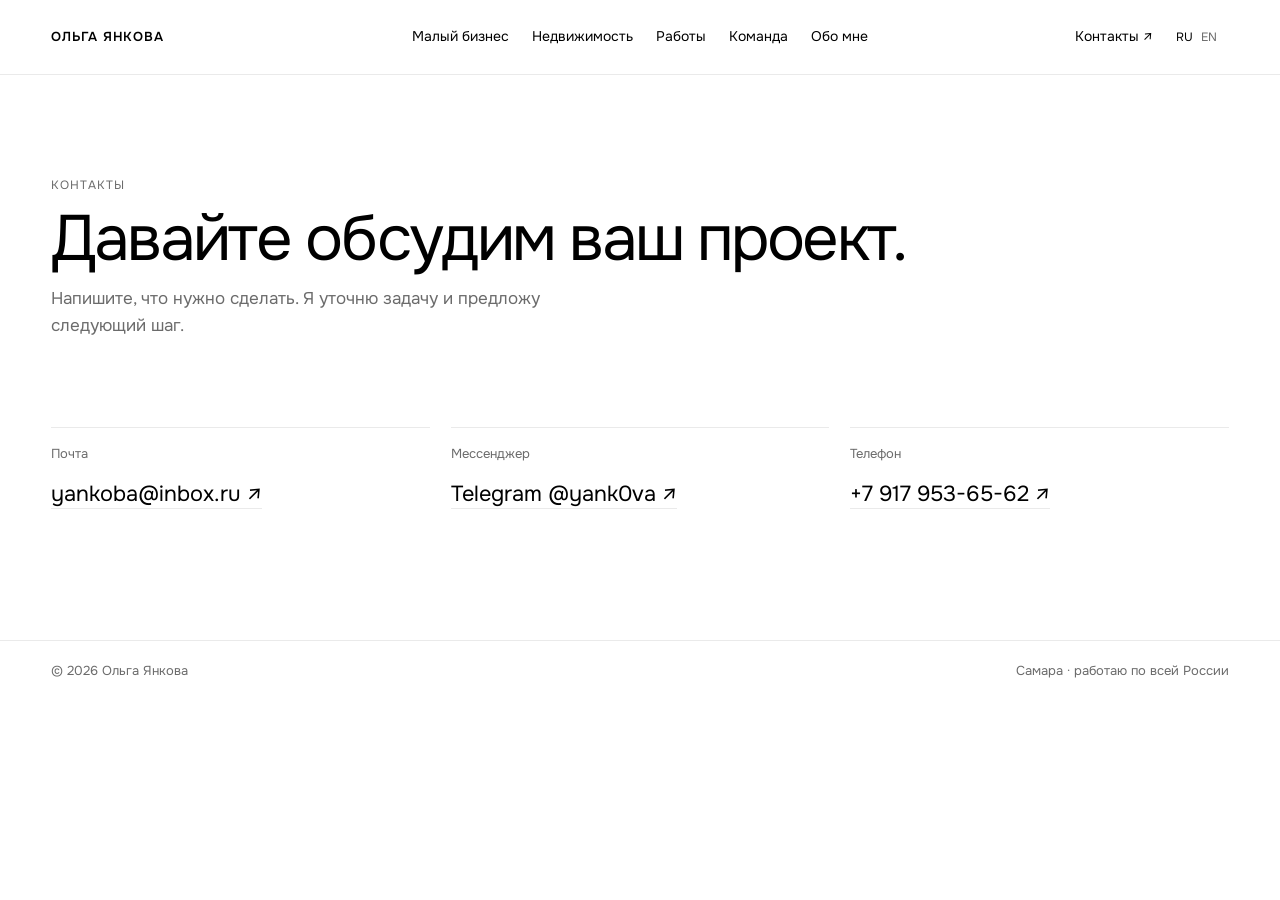
<file: contact/index.html>
<!doctype html>
<html lang="ru">
<head>
<meta charset="utf-8">
<meta name="viewport" content="width=device-width, initial-scale=1, viewport-fit=cover">
<script>document.documentElement.classList.add('js')</script>
<title>Контакты — Ольга Янкова</title>
<meta name="description" content="Связаться с Ольгой Янковой по проекту сайта, digital-дизайна или визуальных материалов.">
<meta property="og:title" content="Контакты — Ольга Янкова">
<meta property="og:description" content="Обсудить проект сайта, digital-дизайна или визуальных материалов.">
<meta property="og:type" content="website">
<link rel="canonical" href="https://olaankova31-byte.github.io/portfolio/contact/">
<link rel="preconnect" href="https://fonts.googleapis.com"><link rel="preconnect" href="https://fonts.gstatic.com" crossorigin>
<link href="https://fonts.googleapis.com/css2?family=Onest:wght@300;400;500;600&display=swap" rel="stylesheet">
<link rel="stylesheet" href="../assets/portfolio-pages.css">
<style>:root{--bg:#fff;--fg:#000;--mute:#6b6b6b;--line:#eaeaea;--ph:#f3f3f3;--m:clamp(20px,4vw,72px);--g:clamp(12px,1.6vw,28px);--f:'Onest','Helvetica Neue',Arial,sans-serif;box-sizing:border-box;color-scheme:light}*,*:before,*:after{box-sizing:inherit}html{scroll-padding-top:64px}body{margin:0;background:var(--bg);color:var(--fg);font:400 16px/1.55 var(--f);-webkit-font-smoothing:antialiased}a{color:inherit;text-decoration:none}a:focus-visible,button:focus-visible{outline:2px solid #000;outline-offset:4px}h1,h2,h3{margin:0}</style>
</head>
<body class="contact-route" data-page="contactPage" data-title-ru="Контакты — Ольга Янкова" data-title-en="Contact — Olga Yankova">
<div class="site-loader" role="status" aria-live="polite" aria-label="Загрузка сайта"><span class="site-loader-value">00%</span></div>
<header class="site-header page-header"><a class="logo page-logo" href="../" data-copy="home">Ольга Янкова</a><button class="menu page-menu" aria-expanded="false" aria-controls="page-nav">Меню</button><nav class="nav page-nav" id="page-nav" aria-label="Навигация"><a href="../small-business/" data-copy="small">Малый бизнес</a><a href="../real-estate/" data-copy="realty">Недвижимость</a><a href="../work/" data-copy="work">Работы</a><a href="../team/" data-copy="team">Команда</a><a href="../#about" data-copy="about">Обо мне</a></nav><div class="header-actions page-head-actions"><a class="header-contact page-contact-link" href="./"><span data-copy="contact">Контакты</span> ↗</a><div class="lang page-lang" aria-label="Язык"><button data-l="ru" aria-pressed="true">RU</button><button data-l="en" aria-pressed="false">EN</button></div></div></header>
<main class="contact-page-main"><span class="eyebrow" data-copy="eyebrow">Контакты</span><h1 data-copy="title">Давайте обсудим ваш проект.</h1><p class="contact-page-lead" data-copy="lead">Напишите, что нужно сделать. Я уточню задачу и предложу следующий шаг.</p><div class="contact-page-grid">
 <div class="contact-page-item"><small data-copy="emailLabel">Почта</small><a href="mailto:yankoba@inbox.ru">yankoba@inbox.ru ↗</a></div>
 <div class="contact-page-item"><small data-copy="telegramLabel">Мессенджер</small><a href="https://t.me/yank0va" target="_blank" rel="noopener">Telegram @yank0va ↗</a></div>
 <div class="contact-page-item"><small data-copy="phoneLabel">Телефон</small><a href="tel:+79179536562">+7 917 953-65-62 ↗</a></div>
</div></main>
<footer class="page-footer"><span>© <span data-year>2026</span> Ольга Янкова</span><span data-copy="samara">Самара · работаю по всей России</span></footer>
<script src="../assets/site-loader.js"></script><script src="../assets/portfolio-pages.js"></script>
</body></html>
</file>
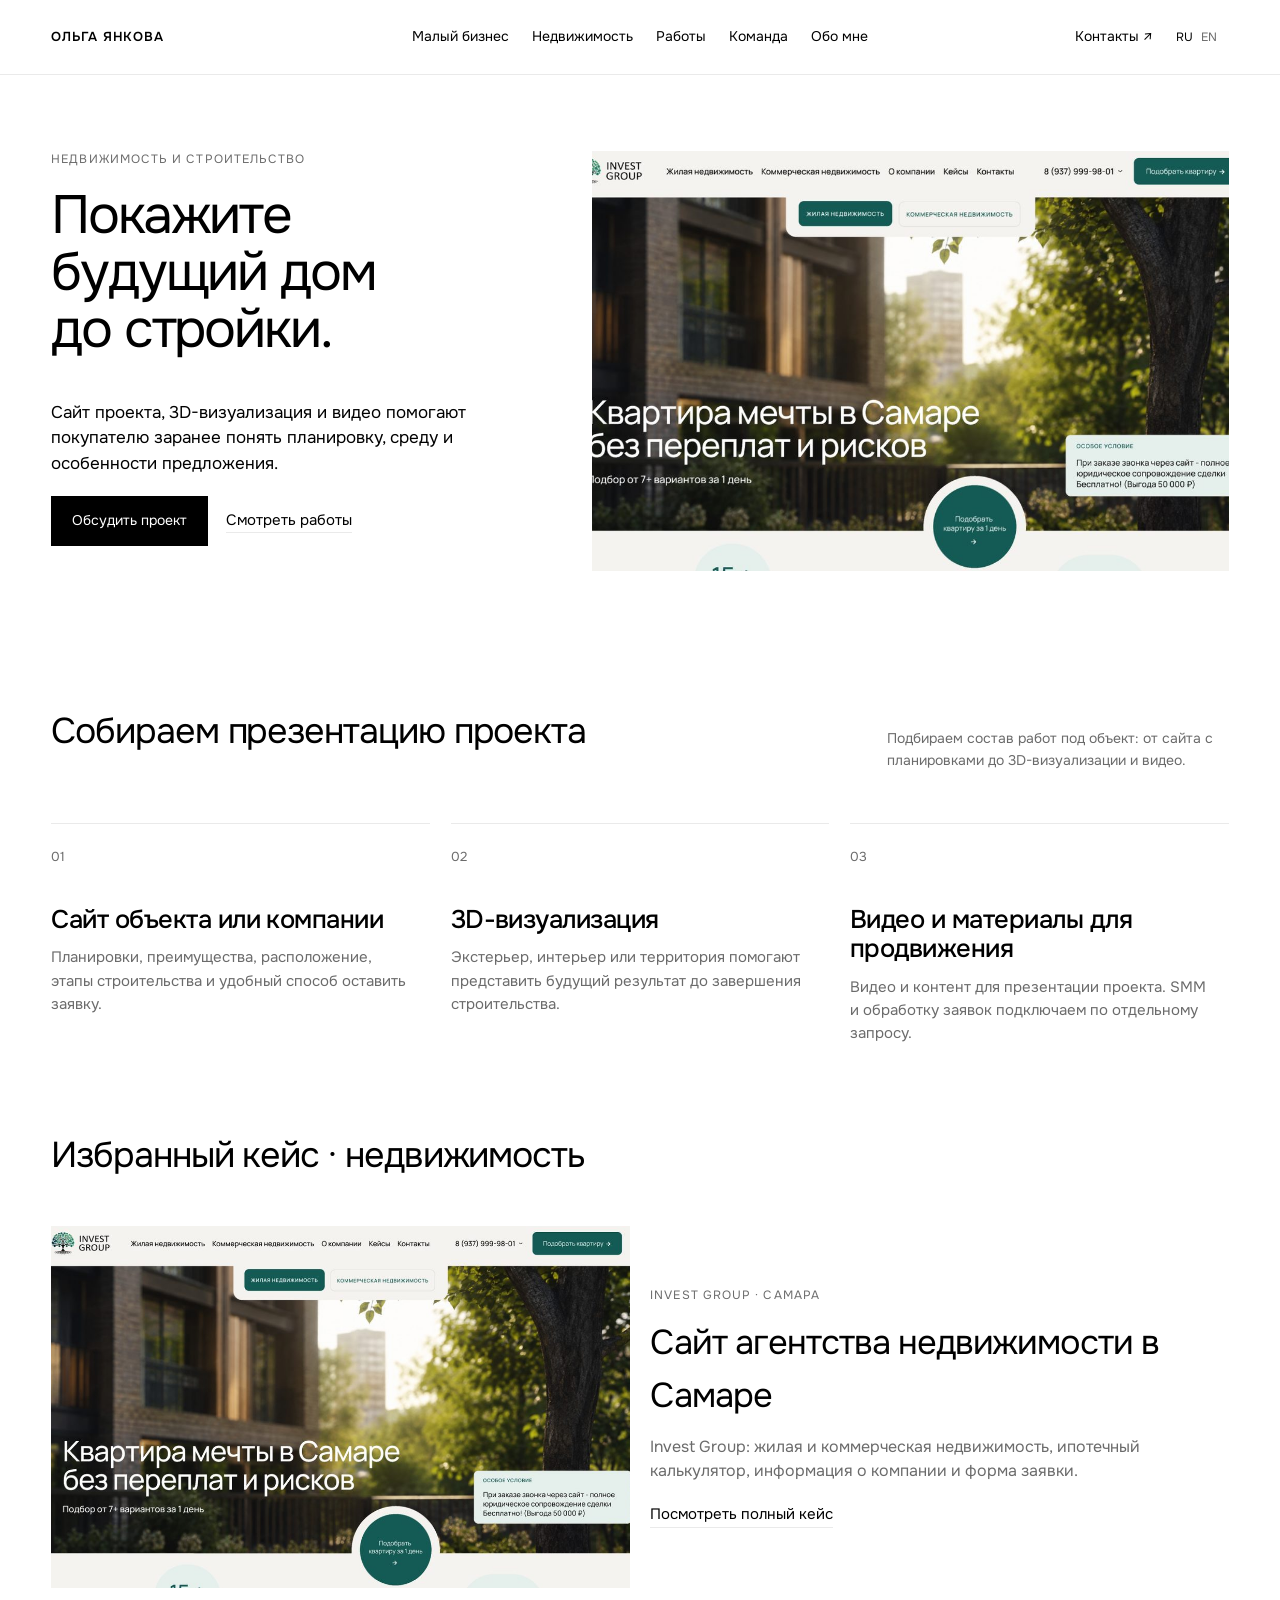
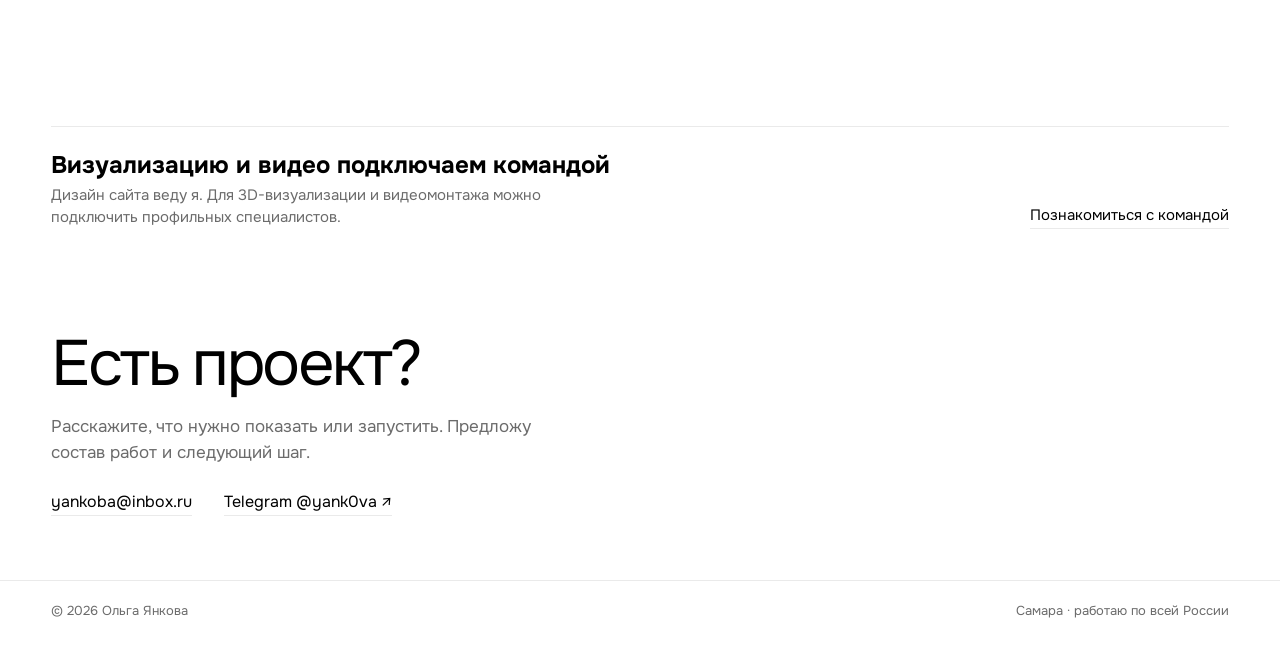
<file: real-estate/index.html>
<!doctype html>
<html lang="ru">
<head>
<meta charset="utf-8">
<meta name="viewport" content="width=device-width, initial-scale=1, viewport-fit=cover">
<script>document.documentElement.classList.add('js')</script>
<title>Сайты для недвижимости и строительства — Ольга Янкова</title>
<meta name="description" content="Сайт для агентства недвижимости, коттеджного проекта или строительства домов. Дизайн, 3D-визуализация и видео с участием команды специалистов.">
<meta property="og:title" content="Сайты для недвижимости и строительства">
<meta property="og:description" content="Покажите будущий дом до стройки: сайт проекта, 3D-визуализация и видео.">
<meta property="og:type" content="website">
<link rel="canonical" href="https://olaankova31-byte.github.io/portfolio/real-estate/">
<link rel="preconnect" href="https://fonts.googleapis.com"><link rel="preconnect" href="https://fonts.gstatic.com" crossorigin>
<link href="https://fonts.googleapis.com/css2?family=Onest:wght@300;400;500;600&display=swap" rel="stylesheet">
<link rel="stylesheet" href="../assets/portfolio-pages.css">
<style>:root{--bg:#fff;--fg:#000;--mute:#6b6b6b;--line:#eaeaea;--ph:#f3f3f3;--m:clamp(20px,4vw,72px);--g:clamp(12px,1.6vw,28px);--f:'Onest','Helvetica Neue',Arial,sans-serif;box-sizing:border-box;color-scheme:light}*,*:before,*:after{box-sizing:inherit}html{scroll-padding-top:64px}body{margin:0;background:var(--bg);color:var(--fg);font:400 16px/1.55 var(--f);-webkit-font-smoothing:antialiased}a{color:inherit;text-decoration:none}a:focus-visible,button:focus-visible{outline:2px solid #000;outline-offset:4px}h1,h2,h3{margin:0}</style>
</head>
<body data-page="realty" data-title-ru="Сайты для недвижимости и строительства — Ольга Янкова" data-title-en="Websites for real estate and construction — Olga Yankova">
<div class="site-loader" role="status" aria-live="polite" aria-label="Загрузка сайта"><span class="site-loader-value">00%</span></div>
<header class="site-header page-header"><a class="logo page-logo" href="../" data-copy="home">Ольга Янкова</a><button class="menu page-menu" aria-expanded="false" aria-controls="page-nav">Меню</button><nav class="nav page-nav" id="page-nav" aria-label="Навигация"><a href="../small-business/" data-copy="small">Малый бизнес</a><a href="../real-estate/" data-copy="realty">Недвижимость</a><a href="../work/" data-copy="work">Работы</a><a href="../team/" data-copy="team">Команда</a><a href="../#about" data-copy="about">Обо мне</a></nav><div class="header-actions page-head-actions"><a class="header-contact page-contact-link" href="../contact/"><span data-copy="contact">Контакты</span> ↗</a><div class="lang page-lang" aria-label="Язык"><button data-l="ru" aria-pressed="true">RU</button><button data-l="en" aria-pressed="false">EN</button></div></div></header>
<main>
 <section class="inner-hero inner-hero--visual"><div><span class="eyebrow" data-copy="eyebrow">Недвижимость и строительство</span><h1 data-copy="title">Покажите будущий дом до стройки.</h1></div><div class="inner-hero-copy"><p data-copy="lead">Сайт проекта, 3D-визуализация и видео помогают покупателю заранее понять планировку, среду и особенности предложения.</p><div class="inner-actions"><a class="btn" href="../contact/" data-copy="discuss">Обсудить проект</a><a class="text-link" href="../work/" data-copy="seeWork">Смотреть работы</a></div></div><img class="inner-hero-image" src="../assets/21.jpg" alt="Фрагмент сайта агентства недвижимости Invest Group"></section>
 <section class="page-section"><div class="page-section-head"><h2 data-copy="offerHead">Собираем презентацию проекта</h2><p data-copy="offerIntro">Подбираем состав работ под объект: от сайта с планировками до 3D-визуализации и видео.</p></div><div class="page-cards">
  <article class="page-card"><span class="card-no">01</span><h3 data-copy="offer1">Сайт объекта или компании</h3><p data-copy="offer1d">Планировки, преимущества, расположение, этапы строительства и удобный способ оставить заявку.</p></article>
  <article class="page-card"><span class="card-no">02</span><h3 data-copy="offer2">3D-визуализация</h3><p data-copy="offer2d">Экстерьер, интерьер или территория помогают представить будущий результат до завершения строительства.</p></article>
  <article class="page-card"><span class="card-no">03</span><h3 data-copy="offer3">Видео и материалы для продвижения</h3><p data-copy="offer3d">Видео и контент для презентации проекта. SMM и обработку заявок подключаем по отдельному запросу.</p></article>
 </div></section>
 <section class="page-section"><div class="page-section-head"><h2 data-copy="caseTag">Избранный кейс · недвижимость</h2></div><div class="case-highlight"><img src="../assets/21.jpg" alt="Сайт Invest Group: жилая и коммерческая недвижимость"><div><span class="eyebrow">Invest Group · Самара</span><h3 data-copy="caseHead">Сайт агентства недвижимости в Самаре</h3><p data-copy="caseText">Invest Group: жилая и коммерческая недвижимость, ипотечный калькулятор, информация о компании и форма заявки.</p><a class="text-link" href="../work/" data-copy="caseLink">Посмотреть полный кейс</a></div></div></section>
 <section class="page-section"><div class="team-note"><div><h2 data-copy="teamHead">Визуализацию и видео подключаем командой</h2><p data-copy="teamText">Дизайн сайта веду я. Для 3D-визуализации и видеомонтажа можно подключить профильных специалистов.</p></div><a class="text-link" href="../team/" data-copy="teamLink">Познакомиться с командой</a></div></section>
 <section class="page-cta" id="contact"><h2 data-copy="contactTitle">Есть проект?</h2><p data-copy="contactText">Расскажите, что нужно показать или запустить. Предложу состав работ и следующий шаг.</p><div class="page-contact"><a href="mailto:yankoba@inbox.ru">yankoba@inbox.ru</a><a href="https://t.me/yank0va" target="_blank" rel="noopener">Telegram @yank0va ↗</a></div></section>
</main>
<footer class="page-footer"><span>© <span data-year>2026</span> Ольга Янкова</span><span data-copy="samara">Самара · работаю по всей России</span></footer>
<script src="../assets/site-loader.js"></script><script src="../assets/portfolio-pages.js"></script>
</body></html>
</file>
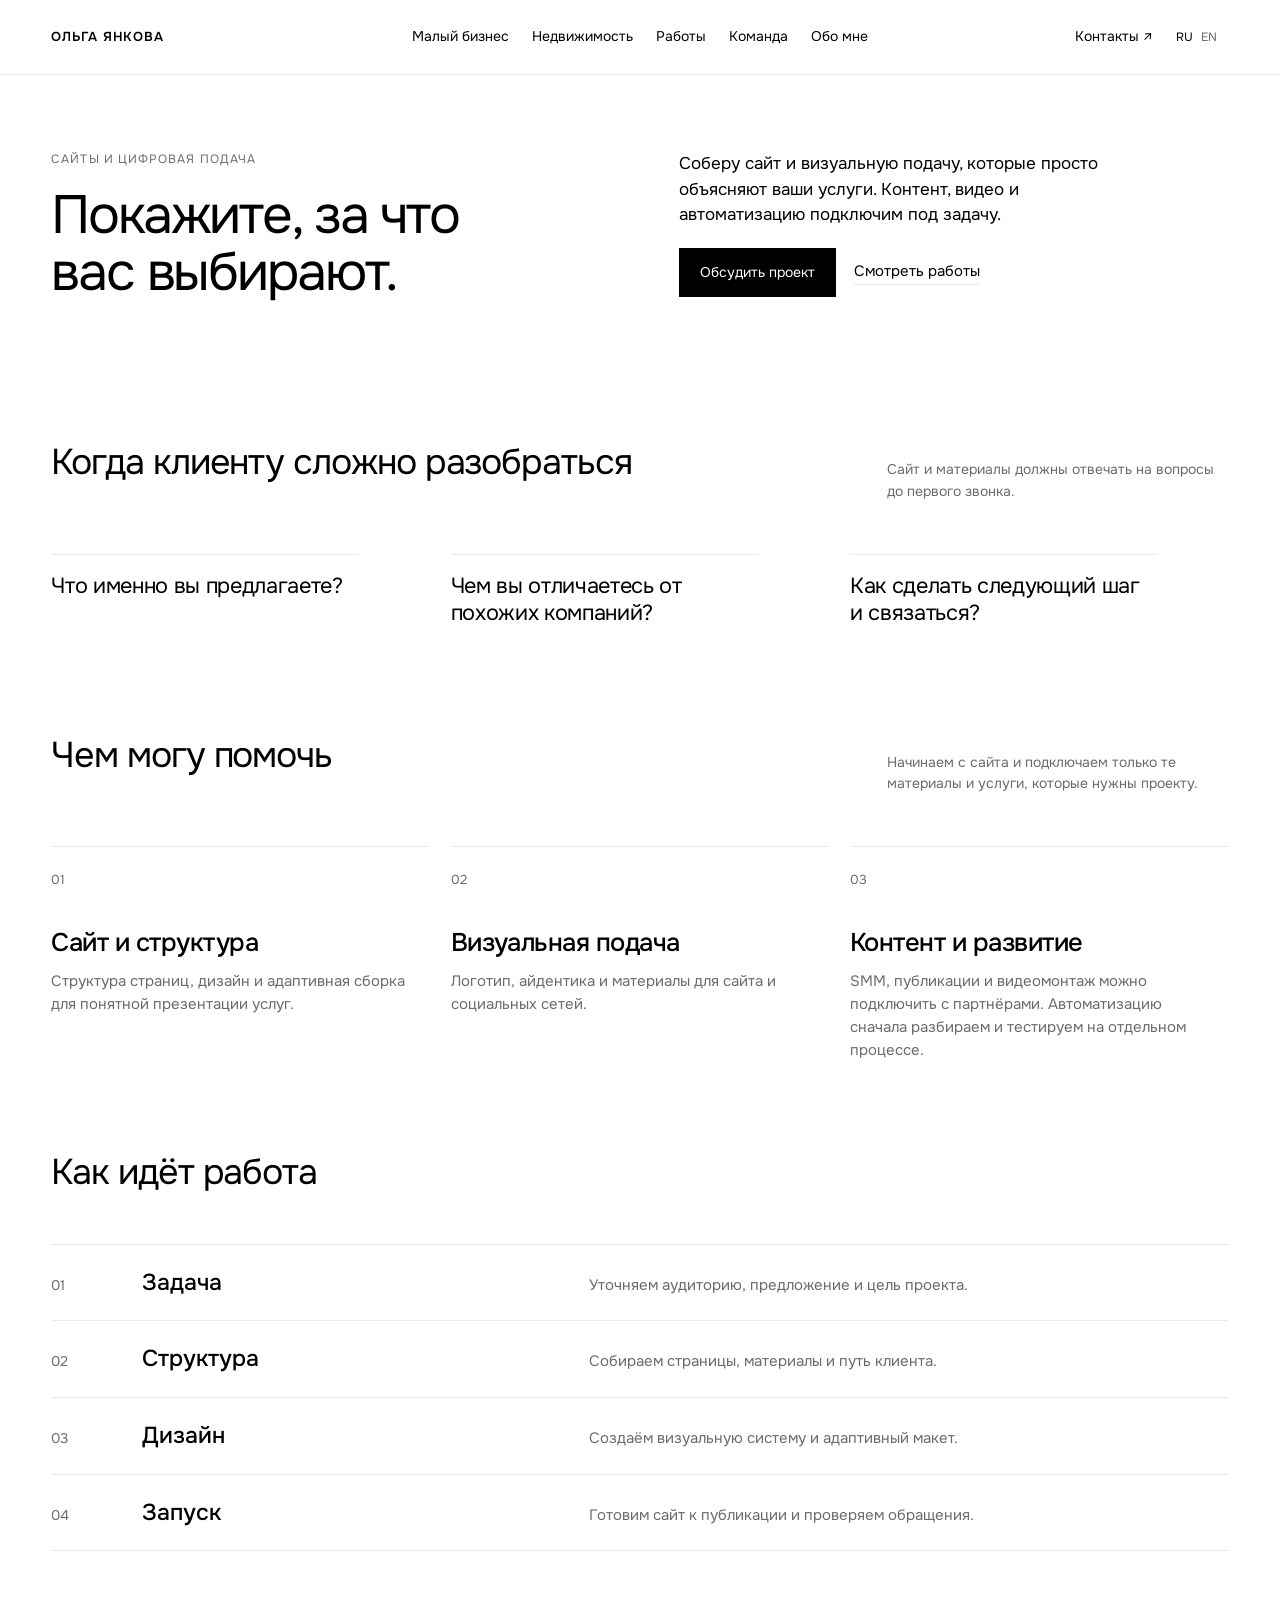
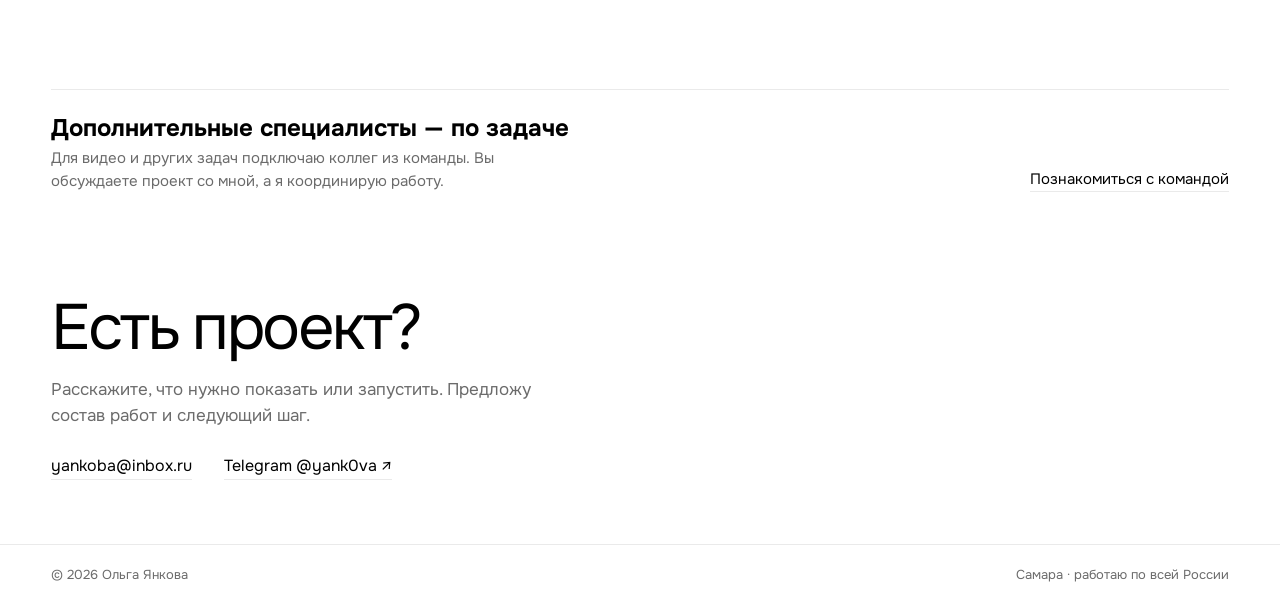
<file: small-business/index.html>
<!doctype html>
<html lang="ru">
<head>
<meta charset="utf-8">
<meta name="viewport" content="width=device-width, initial-scale=1, viewport-fit=cover">
<script>document.documentElement.classList.add('js')</script>
<title>Сайты для малого бизнеса — Ольга Янкова</title>
<meta name="description" content="Создание сайта и визуальной подачи для малого бизнеса и экспертов. SMM, контент, видео и автоматизация подключаются под задачу проекта.">
<meta property="og:title" content="Сайты и цифровая подача для малого бизнеса">
<meta property="og:description" content="Покажите клиентам, за что вас выбирают. Сайты, дизайн и контент под задачу бизнеса.">
<meta property="og:type" content="website">
<link rel="canonical" href="https://olaankova31-byte.github.io/portfolio/small-business/">
<link rel="preconnect" href="https://fonts.googleapis.com"><link rel="preconnect" href="https://fonts.gstatic.com" crossorigin>
<link href="https://fonts.googleapis.com/css2?family=Onest:wght@300;400;500;600&display=swap" rel="stylesheet">
<link rel="stylesheet" href="../assets/portfolio-pages.css">
<style>:root{--bg:#fff;--fg:#000;--mute:#6b6b6b;--line:#eaeaea;--ph:#f3f3f3;--m:clamp(20px,4vw,72px);--g:clamp(12px,1.6vw,28px);--f:'Onest','Helvetica Neue',Arial,sans-serif;box-sizing:border-box;color-scheme:light}*,*:before,*:after{box-sizing:inherit}html{scroll-padding-top:64px}body{margin:0;background:var(--bg);color:var(--fg);font:400 16px/1.55 var(--f);-webkit-font-smoothing:antialiased}a{color:inherit;text-decoration:none}a:focus-visible,button:focus-visible{outline:2px solid #000;outline-offset:4px}h1,h2,h3{margin:0}</style>
</head>
<body data-page="small" data-title-ru="Сайты для малого бизнеса — Ольга Янкова" data-title-en="Websites for small business — Olga Yankova">
<div class="site-loader" role="status" aria-live="polite" aria-label="Загрузка сайта"><span class="site-loader-value">00%</span></div>
<header class="site-header page-header"><a class="logo page-logo" href="../" data-copy="home">Ольга Янкова</a><button class="menu page-menu" aria-expanded="false" aria-controls="page-nav">Меню</button><nav class="nav page-nav" id="page-nav" aria-label="Навигация"><a href="../small-business/" data-copy="small">Малый бизнес</a><a href="../real-estate/" data-copy="realty">Недвижимость</a><a href="../work/" data-copy="work">Работы</a><a href="../team/" data-copy="team">Команда</a><a href="../#about" data-copy="about">Обо мне</a></nav><div class="header-actions page-head-actions"><a class="header-contact page-contact-link" href="../contact/"><span data-copy="contact">Контакты</span> ↗</a><div class="lang page-lang" aria-label="Язык"><button data-l="ru" aria-pressed="true">RU</button><button data-l="en" aria-pressed="false">EN</button></div></div></header>
<main>
 <section class="inner-hero"><div><span class="eyebrow" data-copy="eyebrow">Сайты и цифровая подача</span><h1 data-copy="title">Покажите, за что вас выбирают.</h1></div><div class="inner-hero-copy"><p data-copy="lead">Соберу сайт и визуальную подачу, которые просто объясняют ваши услуги. Контент, видео и автоматизацию подключим под задачу.</p><div class="inner-actions"><a class="btn" href="../contact/" data-copy="discuss">Обсудить проект</a><a class="text-link" href="../work/" data-copy="seeWork">Смотреть работы</a></div></div></section>
 <section class="page-section"><div class="page-section-head"><h2 data-copy="painHead">Когда клиенту сложно разобраться</h2><p data-copy="painIntro">Сайт и материалы должны отвечать на вопросы до первого звонка.</p></div><div class="pain-strip"><div class="pain-item" data-copy="pain1">Что именно вы предлагаете?</div><div class="pain-item" data-copy="pain2">Чем вы отличаетесь от похожих компаний?</div><div class="pain-item" data-copy="pain3">Как сделать следующий шаг и связаться?</div></div></section>
 <section class="page-section"><div class="page-section-head"><h2 data-copy="offerHead">Чем могу помочь</h2><p data-copy="offerIntro">Начинаем с сайта и подключаем только те материалы и услуги, которые нужны проекту.</p></div><div class="page-cards">
  <article class="page-card"><span class="card-no">01</span><h3 data-copy="offer1">Сайт и структура</h3><p data-copy="offer1d">Структура страниц, дизайн и адаптивная сборка для понятной презентации услуг.</p></article>
  <article class="page-card"><span class="card-no">02</span><h3 data-copy="offer2">Визуальная подача</h3><p data-copy="offer2d">Логотип, айдентика и материалы для сайта и социальных сетей.</p></article>
  <article class="page-card"><span class="card-no">03</span><h3 data-copy="offer3">Контент и развитие</h3><p data-copy="offer3d">SMM, публикации и видеомонтаж можно подключить с партнёрами. Автоматизацию сначала разбираем и тестируем на отдельном процессе.</p></article>
 </div></section>
 <section class="page-section"><div class="page-section-head"><h2 data-copy="processHead">Как идёт работа</h2></div><div class="process"><div class="process-item"><strong data-copy="step1">Задача</strong><span data-copy="step1d">Уточняем аудиторию, предложение и цель проекта.</span></div><div class="process-item"><strong data-copy="step2">Структура</strong><span data-copy="step2d">Собираем страницы, материалы и путь клиента.</span></div><div class="process-item"><strong data-copy="step3">Дизайн</strong><span data-copy="step3d">Создаём визуальную систему и адаптивный макет.</span></div><div class="process-item"><strong data-copy="step4">Запуск</strong><span data-copy="step4d">Готовим сайт к публикации и проверяем обращения.</span></div></div></section>
 <section class="page-section"><div class="team-note"><div><h2 data-copy="teamHead">Дополнительные специалисты — по задаче</h2><p data-copy="teamText">Для видео и других задач подключаю коллег из команды. Вы обсуждаете проект со мной, а я координирую работу.</p></div><a class="text-link" href="../team/" data-copy="teamLink">Познакомиться с командой</a></div></section>
 <section class="page-cta" id="contact"><h2 data-copy="contactTitle">Есть проект?</h2><p data-copy="contactText">Расскажите, что нужно показать или запустить. Предложу состав работ и следующий шаг.</p><div class="page-contact"><a href="mailto:yankoba@inbox.ru">yankoba@inbox.ru</a><a href="https://t.me/yank0va" target="_blank" rel="noopener">Telegram @yank0va ↗</a></div></section>
</main>
<footer class="page-footer"><span>© <span data-year>2026</span> Ольга Янкова</span><span data-copy="samara">Самара · работаю по всей России</span></footer>
<script src="../assets/site-loader.js"></script><script src="../assets/portfolio-pages.js"></script>
</body></html>
</file>
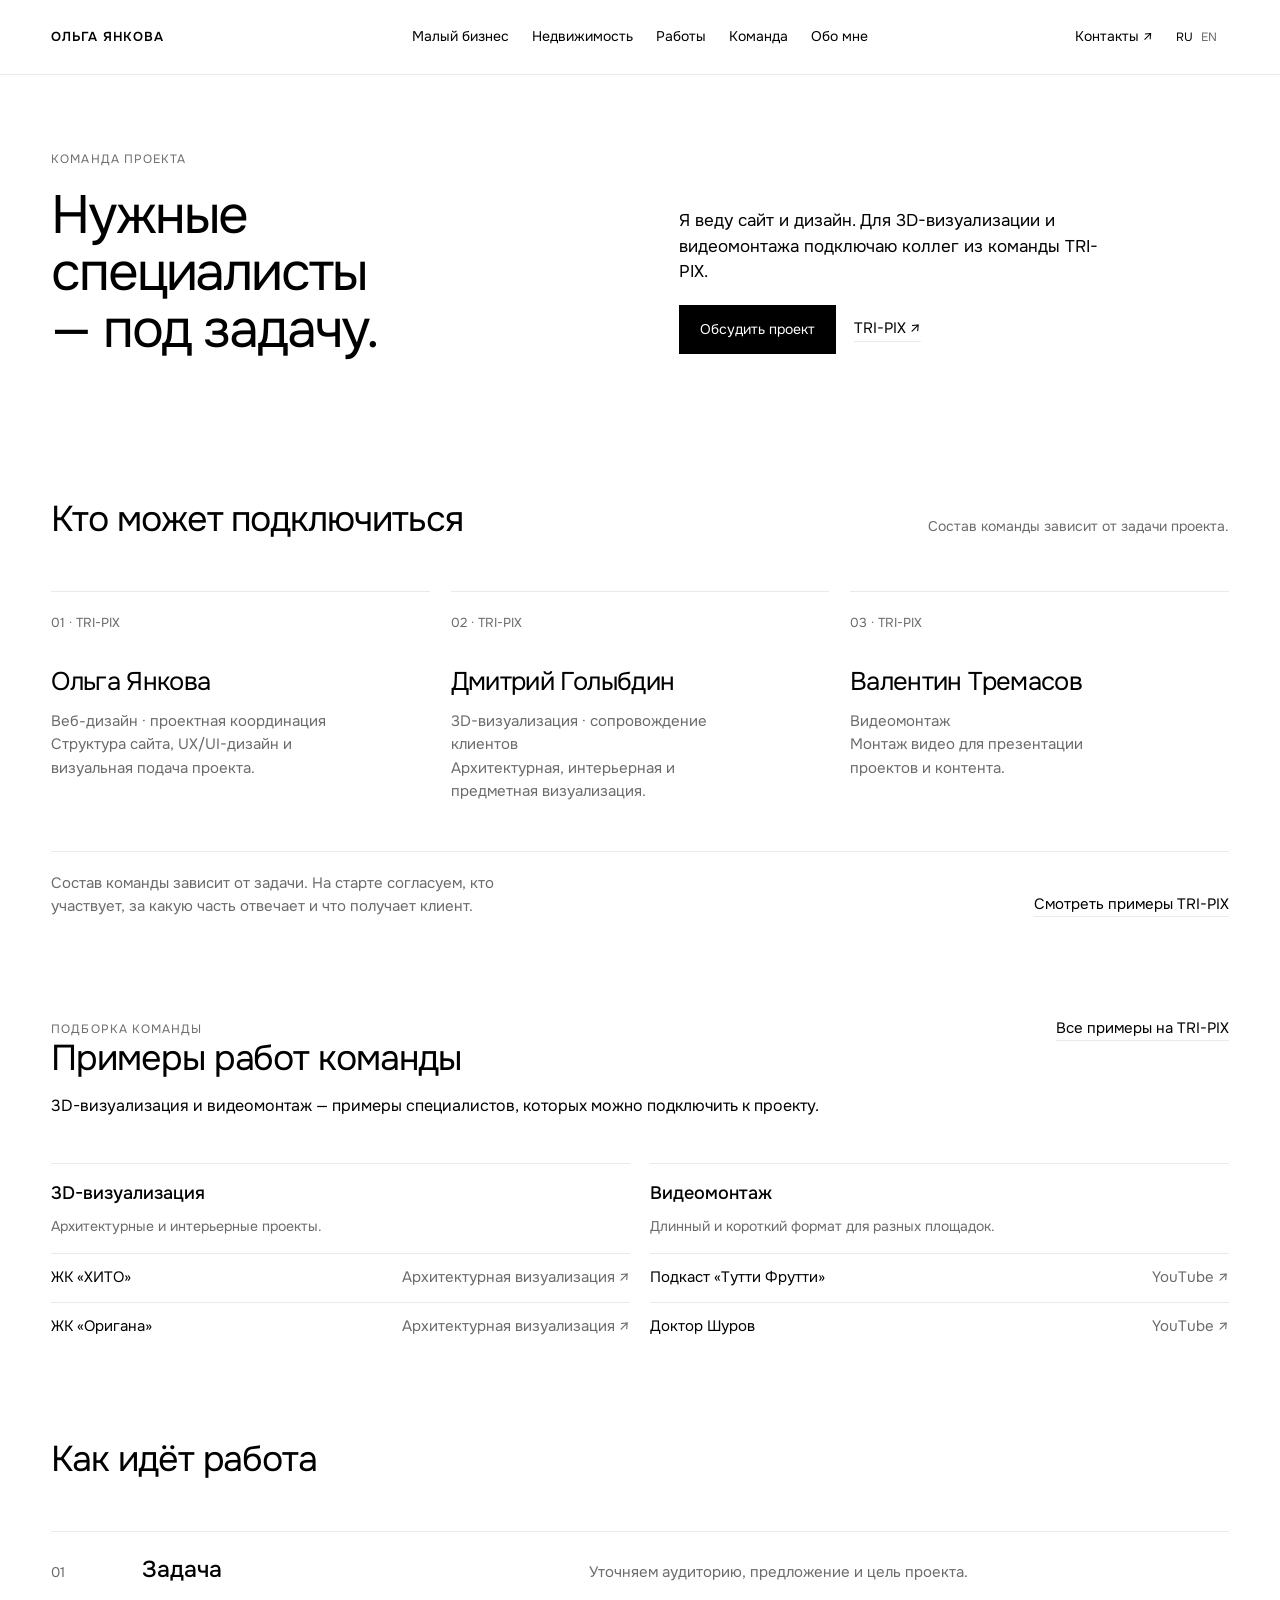
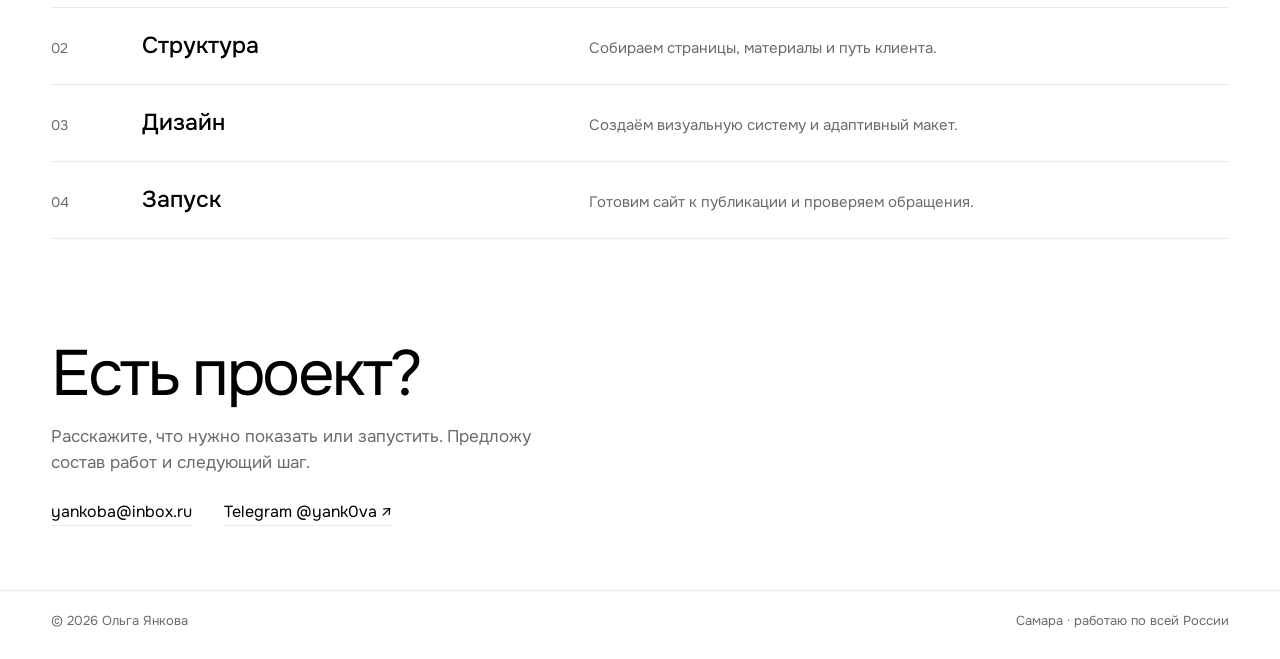
<file: team/index.html>
<!doctype html>
<html lang="ru">
<head>
<meta charset="utf-8">
<meta name="viewport" content="width=device-width, initial-scale=1, viewport-fit=cover">
<script>document.documentElement.classList.add('js')</script>
<title>Команда проекта — Ольга Янкова и TRI-PIX</title>
<meta name="description" content="Веб-дизайн, 3D-визуализация и видеомонтаж. Ольга Янкова ведёт проект и подключает специалистов TRI-PIX под задачу.">
<meta property="og:title" content="Команда проекта — Ольга Янкова и TRI-PIX">
<meta property="og:description" content="Один контакт для проекта и специалисты по веб-дизайну, 3D-визуализации и видео.">
<meta property="og:type" content="website">
<link rel="canonical" href="https://olaankova31-byte.github.io/portfolio/team/">
<link rel="preconnect" href="https://fonts.googleapis.com"><link rel="preconnect" href="https://fonts.gstatic.com" crossorigin>
<link href="https://fonts.googleapis.com/css2?family=Onest:wght@300;400;500;600&display=swap" rel="stylesheet">
<link rel="stylesheet" href="../assets/portfolio-pages.css">
<style>:root{--bg:#fff;--fg:#000;--mute:#6b6b6b;--line:#eaeaea;--ph:#f3f3f3;--m:clamp(20px,4vw,72px);--g:clamp(12px,1.6vw,28px);--f:'Onest','Helvetica Neue',Arial,sans-serif;box-sizing:border-box;color-scheme:light}*,*:before,*:after{box-sizing:inherit}html{scroll-padding-top:64px}body{margin:0;background:var(--bg);color:var(--fg);font:400 16px/1.55 var(--f);-webkit-font-smoothing:antialiased}a{color:inherit;text-decoration:none}a:focus-visible,button:focus-visible{outline:2px solid #000;outline-offset:4px}h1,h2,h3{margin:0}</style>
</head>
<body data-page="team" data-title-ru="Команда проекта — Ольга Янкова и TRI-PIX" data-title-en="Project team — Olga Yankova and TRI-PIX">
<div class="site-loader" role="status" aria-live="polite" aria-label="Загрузка сайта"><span class="site-loader-value">00%</span></div>
<header class="site-header page-header"><a class="logo page-logo" href="../" data-copy="home">Ольга Янкова</a><button class="menu page-menu" aria-expanded="false" aria-controls="page-nav">Меню</button><nav class="nav page-nav" id="page-nav" aria-label="Навигация"><a href="../small-business/" data-copy="small">Малый бизнес</a><a href="../real-estate/" data-copy="realty">Недвижимость</a><a href="../work/" data-copy="work">Работы</a><a href="../team/" data-copy="team">Команда</a><a href="../#about" data-copy="about">Обо мне</a></nav><div class="header-actions page-head-actions"><a class="header-contact page-contact-link" href="../contact/"><span data-copy="contact">Контакты</span> ↗</a><div class="lang page-lang" aria-label="Язык"><button data-l="ru" aria-pressed="true">RU</button><button data-l="en" aria-pressed="false">EN</button></div></div></header>
<main>
 <section class="inner-hero"><div><span class="eyebrow" data-copy="eyebrow">Команда проекта</span><h1 data-copy="title">Нужные специалисты — под задачу.</h1></div><div class="inner-hero-copy"><p data-copy="lead">Я веду сайт и дизайн. Для 3D-визуализации и видеомонтажа подключаю коллег из команды TRI-PIX.</p><div class="inner-actions"><a class="btn" href="../contact/" data-copy="discuss">Обсудить проект</a><a class="text-link" href="https://tri-pix.github.io/" target="_blank" rel="noopener">TRI-PIX ↗</a></div></div></section>
 <section class="page-section"><div class="page-section-head"><h2 data-copy="teamHead">Кто может подключиться</h2><p data-copy="byBrief">Состав команды зависит от задачи проекта.</p></div><div class="team-list">
  <article class="team-person"><small>01 · TRI-PIX</small><h3>Ольга Янкова</h3><p data-copy="olgaRole">Веб-дизайн · проектная координация</p><p data-copy="olgaText">Структура сайта, UX/UI-дизайн и визуальная подача проекта.</p></article>
  <article class="team-person"><small>02 · TRI-PIX</small><h3>Дмитрий Голыбдин</h3><p data-copy="dmitryRole">3D-визуализация · сопровождение клиентов</p><p data-copy="dmitryText">Архитектурная, интерьерная и предметная визуализация.</p></article>
  <article class="team-person"><small>03 · TRI-PIX</small><h3>Валентин Тремасов</h3><p data-copy="valentinRole">Видеомонтаж</p><p data-copy="valentinText">Монтаж видео для презентации проектов и контента.</p></article>
 </div><div class="team-note"><p data-copy="teamNote">Состав команды зависит от задачи. На старте согласуем, кто участвует, за какую часть отвечает и что получает клиент.</p><a class="text-link" href="https://tri-pix.github.io/" target="_blank" rel="noopener" data-copy="teamWork">Смотреть примеры TRI-PIX</a></div></section>
 <section class="team-work-section" id="team-work"><div class="team-work-heading"><div><span class="eyebrow" data-copy="teamWorkEyebrow">Подборка команды</span><h2 data-copy="teamWorkHead">Примеры работ команды</h2><p class="team-work-intro" data-copy="teamWorkLead">3D-визуализация и видеомонтаж — примеры специалистов, которых можно подключить к проекту.</p></div><a class="text-link" href="https://tri-pix.github.io/#/projects" target="_blank" rel="noopener" data-copy="teamSeeAll">Все примеры на TRI-PIX</a></div><div class="team-work-columns">
  <article class="team-work-group"><h3 data-copy="team3dHead">3D-визуализация</h3><p data-copy="team3dText">Архитектурные и интерьерные проекты.</p><div class="team-example-links"><a href="https://tri-pix.github.io/#/projects/hito" target="_blank" rel="noopener"><span>ЖК «ХИТО»</span><span data-copy="architecture">Архитектурная визуализация ↗</span></a><a href="https://tri-pix.github.io/#/projects/origana" target="_blank" rel="noopener"><span>ЖК «Оригана»</span><span data-copy="architecture">Архитектурная визуализация ↗</span></a></div></article>
  <article class="team-work-group"><h3 data-copy="teamVideoHead">Видеомонтаж</h3><p data-copy="teamVideoText">Длинный и короткий формат для разных площадок.</p><div class="team-example-links"><a href="https://www.youtube.com/watch?v=xKABh8RYWPI" target="_blank" rel="noopener"><span>Подкаст «Тутти Фрутти»</span><span>YouTube ↗</span></a><a href="https://www.youtube.com/watch?v=B15I-hs0B20" target="_blank" rel="noopener"><span>Доктор Шуров</span><span>YouTube ↗</span></a></div></article>
 </div></section>
 <section class="page-section"><div class="page-section-head"><h2 data-copy="processHead">Как идёт работа</h2></div><div class="process"><div class="process-item"><strong data-copy="step1">Задача</strong><span data-copy="step1d">Уточняем аудиторию, предложение и цель проекта.</span></div><div class="process-item"><strong data-copy="step2">Структура</strong><span data-copy="step2d">Собираем страницы, материалы и путь клиента.</span></div><div class="process-item"><strong data-copy="step3">Дизайн</strong><span data-copy="step3d">Создаём визуальную систему и адаптивный макет.</span></div><div class="process-item"><strong data-copy="step4">Запуск</strong><span data-copy="step4d">Готовим сайт к публикации и проверяем обращения.</span></div></div></section>
 <section class="page-cta" id="contact"><h2 data-copy="contactTitle">Есть проект?</h2><p data-copy="contactText">Расскажите, что нужно показать или запустить. Предложу состав работ и следующий шаг.</p><div class="page-contact"><a href="mailto:yankoba@inbox.ru">yankoba@inbox.ru</a><a href="https://t.me/yank0va" target="_blank" rel="noopener">Telegram @yank0va ↗</a></div></section>
</main>
<footer class="page-footer"><span>© <span data-year>2026</span> Ольга Янкова</span><span data-copy="samara">Самара · работаю по всей России</span></footer>
<script src="../assets/site-loader.js"></script><script src="../assets/portfolio-pages.js"></script>
</body></html>
</file>
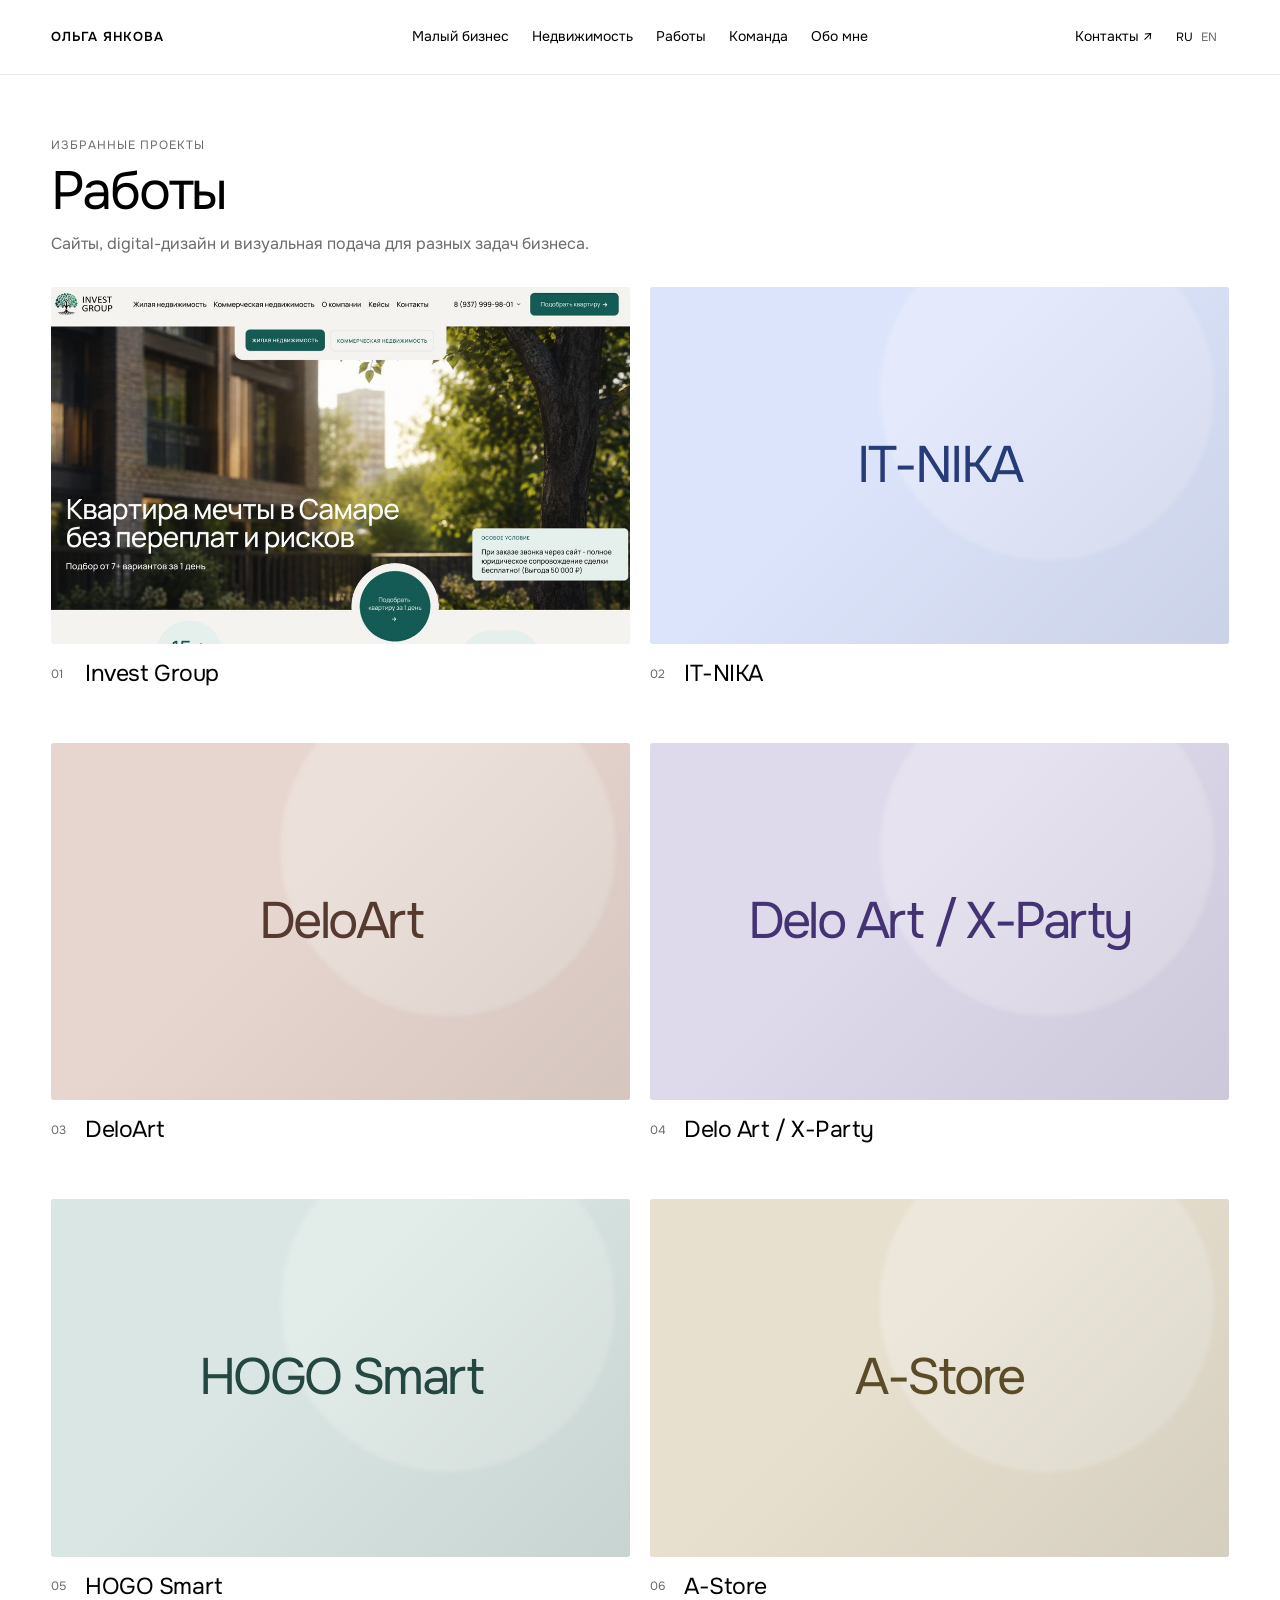
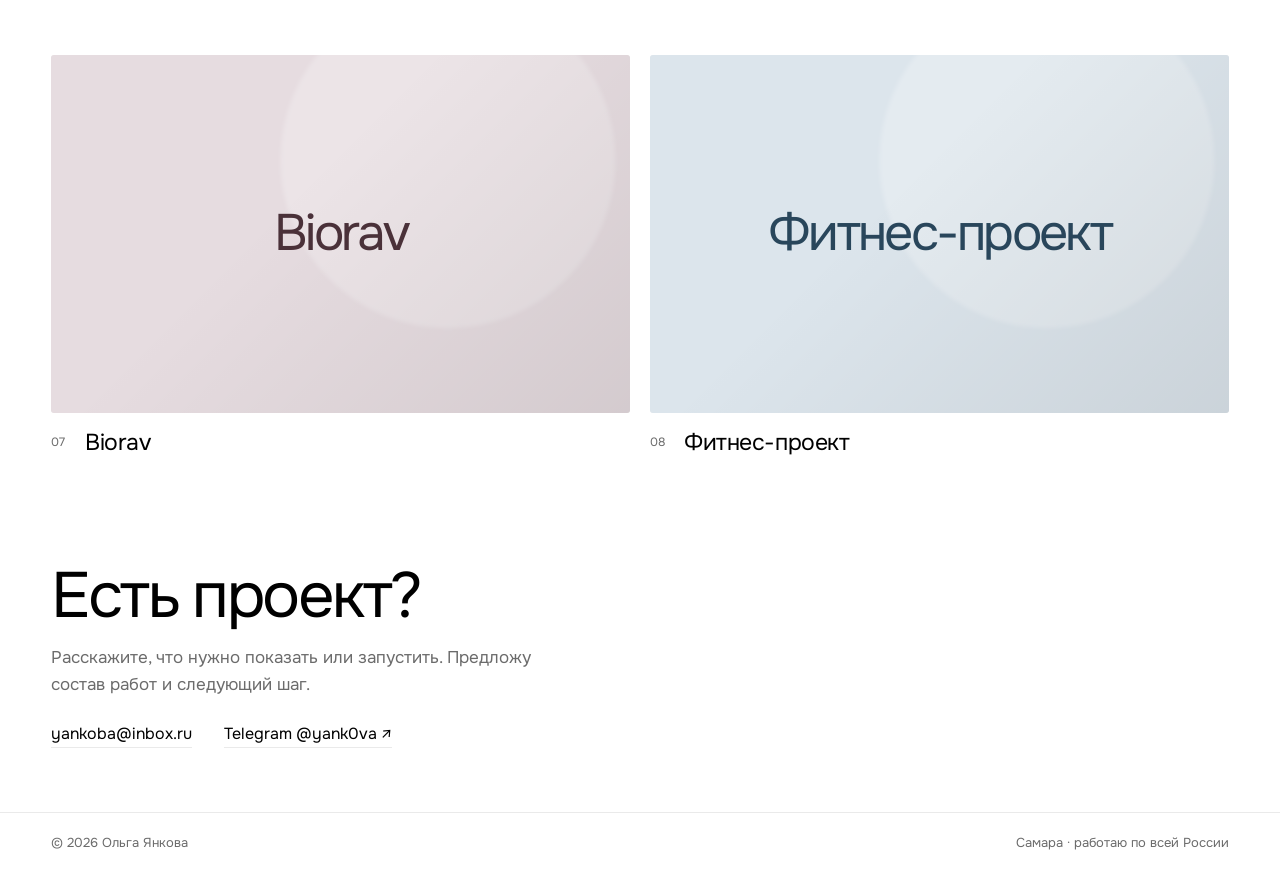
<file: work/index.html>
<!doctype html>
<html lang="ru">
<head>
<meta charset="utf-8">
<meta name="viewport" content="width=device-width, initial-scale=1, viewport-fit=cover">
<script>document.documentElement.classList.add('js')</script>
<title>Работы — сайты и digital-дизайн Ольги Янковой</title>
<meta name="description" content="Избранные проекты Ольги Янковой: сайты, digital-дизайн, визуальная подача и материалы для бизнеса.">
<meta property="og:title" content="Работы — Ольга Янкова">
<meta property="og:description" content="Сайты и digital-проекты для бизнеса.">
<meta property="og:type" content="website">
<link rel="canonical" href="https://olaankova31-byte.github.io/portfolio/work/">
<link rel="preconnect" href="https://fonts.googleapis.com"><link rel="preconnect" href="https://fonts.gstatic.com" crossorigin>
<link href="https://fonts.googleapis.com/css2?family=Onest:wght@300;400;500;600&display=swap" rel="stylesheet">
<link rel="stylesheet" href="../assets/portfolio-pages.css">
<style>:root{--bg:#fff;--fg:#000;--mute:#6b6b6b;--line:#eaeaea;--ph:#f3f3f3;--m:clamp(20px,4vw,72px);--g:clamp(12px,1.6vw,28px);--f:'Onest','Helvetica Neue',Arial,sans-serif;box-sizing:border-box;color-scheme:light}*,*:before,*:after{box-sizing:inherit}html{scroll-padding-top:64px}body{margin:0;background:var(--bg);color:var(--fg);font:400 16px/1.55 var(--f);-webkit-font-smoothing:antialiased}a{color:inherit;text-decoration:none}a:focus-visible,button:focus-visible{outline:2px solid #000;outline-offset:4px}h1,h2,h3{margin:0}</style>
</head>
<body class="portfolio-work" data-page="work" data-title-ru="Работы — сайты и digital-дизайн Ольги Янковой" data-title-en="Work — websites and digital design by Olga Yankova">
<div class="site-loader" role="status" aria-live="polite" aria-label="Загрузка сайта"><span class="site-loader-value">00%</span></div>
<header class="site-header page-header"><a class="logo page-logo" href="../" data-copy="home">Ольга Янкова</a><button class="menu page-menu" aria-expanded="false" aria-controls="page-nav">Меню</button><nav class="nav page-nav" id="page-nav" aria-label="Навигация"><a href="../small-business/" data-copy="small">Малый бизнес</a><a href="../real-estate/" data-copy="realty">Недвижимость</a><a href="./" data-copy="work">Работы</a><a href="../team/" data-copy="team">Команда</a><a href="../#about" data-copy="about">Обо мне</a></nav><div class="header-actions page-head-actions"><a class="header-contact page-contact-link" href="../contact/"><span data-copy="contact">Контакты</span> ↗</a><div class="lang page-lang" aria-label="Язык"><button data-l="ru" aria-pressed="true">RU</button><button data-l="en" aria-pressed="false">EN</button></div></div></header>
<main>
 <section class="work-intro"><span class="eyebrow" data-copy="eyebrow">Избранные проекты</span><h1 data-copy="title">Работы</h1><p data-copy="lead">Сайты, digital-дизайн и визуальная подача для разных задач бизнеса.</p></section>
 <section class="work-grid-section"><div class="work-grid" id="work-grid"></div></section>
 <section class="page-cta" id="contact"><h2 data-copy="contactTitle">Есть проект?</h2><p data-copy="contactText">Расскажите, что нужно показать или запустить. Предложу состав работ и следующий шаг.</p><div class="page-contact"><a href="mailto:yankoba@inbox.ru">yankoba@inbox.ru</a><a href="https://t.me/yank0va" target="_blank" rel="noopener">Telegram @yank0va ↗</a></div></section>
</main>
<footer class="page-footer"><span>© <span data-year>2026</span> Ольга Янкова</span><span data-copy="samara">Самара · работаю по всей России</span></footer>
<script src="../assets/site-loader.js"></script><script src="../assets/portfolio-pages.js"></script><script src="../assets/portfolio-projects.js"></script>
</body></html>
</file>
<file: assets/portfolio-pages.css>
/* Shared page system for the portfolio home and audience pages. */
.site-loader{position:fixed;inset:0;z-index:1000;display:grid;place-items:center;background:#fff;opacity:0;visibility:hidden;transition:opacity .35s ease,visibility .35s ease}
.js .site-loader{opacity:1;visibility:visible}
.site-loader.is-done{opacity:0;visibility:hidden}
.site-loader-value{font:400 14px/1 'SFMono-Regular',Consolas,monospace;letter-spacing:.04em;color:var(--fg)}
.landing-hero{min-height:calc(100svh - 66px);display:flex;align-items:center;justify-content:center;padding:38px var(--m) 48px;border-bottom:1px solid var(--line)}
.landing-intro{width:100%;display:grid;justify-items:center;text-align:center;gap:clamp(28px,4vw,54px);margin-top:-12px}
.hero-name{display:flex;justify-content:center;align-items:center;gap:clamp(6px,1vw,16px);font-size:clamp(54px,10vw,152px);font-weight:400;line-height:.84;letter-spacing:-.07em;white-space:nowrap}
.hero-name>span{display:block}
.hero-inline-image{display:block;flex:0 0 clamp(92px,12.5vw,184px);width:clamp(92px,12.5vw,184px);aspect-ratio:1.65;overflow:hidden;background:var(--ph);transform:translateY(2px)}
.hero-inline-image img{display:block;width:100%;height:100%;object-fit:cover;animation:hero-drift 14s ease-in-out infinite alternate}
.hero-description{margin:0;font-size:clamp(22px,3.2vw,44px);font-weight:400;line-height:1.25;letter-spacing:-.035em;max-width:900px;text-wrap:balance}
.hero-description span{display:inline-block;margin-top:8px;font-size:.57em;letter-spacing:.025em;color:var(--mute)}
.portfolio-home>header{display:grid;grid-template-columns:1fr auto 1fr;gap:20px;border-bottom:0;padding-top:22px;padding-bottom:22px;background:#fff}
.portfolio-home>header .logo{grid-column:1;justify-self:start;font-size:13px;font-weight:400;letter-spacing:-.02em;text-transform:none}
.portfolio-home>header nav{grid-column:2;justify-self:center;display:flex;align-items:center;gap:clamp(16px,2.4vw,36px);font-size:14px}
.portfolio-home>header nav a{color:var(--fg)}
.portfolio-home>header .menu{display:none}
.header-actions{grid-column:3;justify-self:end;display:flex;align-items:center;gap:clamp(12px,2vw,28px)}
.header-contact{font-size:14px;white-space:nowrap}
.portfolio-home>header .lang{display:flex;gap:8px}
.portfolio-home>header .lang button{font-size:12px}
.landing-directions{padding-top:clamp(64px,8vw,100px)!important}
.landing-directions-head{display:flex;justify-content:space-between;align-items:baseline;gap:20px;margin-bottom:26px}
.landing-directions-head .eyebrow{white-space:nowrap}
.landing-directions-head h2{font-size:clamp(24px,2.7vw,36px);font-weight:400;line-height:1.15;letter-spacing:-.025em}
@keyframes hero-drift{from{transform:scale(1)}to{transform:scale(1.045)}}
.hero-actions .btn{font-size:14px;padding:13px 20px}
.text-link{display:inline-flex;align-items:center;gap:8px;border-bottom:1px solid var(--line);font-size:15px;transition:border-color .2s}
.text-link:hover{border-color:var(--fg)}
.btn{display:inline-flex;align-items:center;justify-content:center;background:var(--fg);color:#fff;padding:13px 20px;font-size:14px;border:1px solid var(--fg);transition:background .2s,color .2s}
.btn:hover{background:#fff;color:var(--fg)}
.eyebrow{display:block;color:var(--mute);font-size:12px;letter-spacing:.09em;text-transform:uppercase;line-height:1.4}
.audience-grid{display:grid;grid-template-columns:1fr 1fr;gap:var(--g)}
.audience-card{position:relative;display:block;min-height:clamp(270px,31vw,420px);overflow:hidden;background:var(--ph);color:#fff}
.audience-card img{position:absolute;inset:0;width:100%;height:100%;object-fit:cover;transition:transform .8s cubic-bezier(.2,.6,.2,1)}
.audience-card:hover img{transform:scale(1.025)}
.audience-shade{position:absolute;inset:20% 0 0;background:linear-gradient(180deg,transparent 0%,rgba(0,0,0,.68) 100%)}
.audience-copy{position:absolute;left:clamp(20px,3vw,44px);right:clamp(20px,3vw,44px);bottom:clamp(22px,3vw,42px);display:grid;gap:11px;max-width:560px}
.audience-copy small{font-size:12px;text-transform:uppercase;letter-spacing:.09em}
.audience-copy strong{font-size:clamp(24px,2.5vw,36px);line-height:1.08;font-weight:400;letter-spacing:-.03em;max-width:14ch}
.audience-copy>span{font-size:14px}
.featured .sec-h a{border-bottom:1px solid var(--line);padding-bottom:2px}
.featured-case{display:grid;grid-template-columns:1.1fr .9fr;gap:clamp(24px,5vw,72px);align-items:center}
.featured-case img{display:block;width:100%;aspect-ratio:16/10;object-fit:cover;object-position:top;background:var(--ph)}
.featured-case h3{font-size:clamp(26px,2.7vw,38px);font-weight:400;margin:12px 0;letter-spacing:-.03em}
.featured-case p{font-size:16px;line-height:1.5;color:var(--mute);max-width:38ch;margin:0 0 18px}
.team-teaser{display:grid;grid-template-columns:1fr 1fr;gap:var(--g);align-items:end;padding-bottom:0}
.team-teaser-copy h2,.about-brief-copy h2{font-size:clamp(26px,2.8vw,38px);font-weight:400;line-height:1.12;letter-spacing:-.03em;max-width:20ch;margin:14px 0 20px}
.team-roles{display:grid;grid-template-columns:1fr 1fr;gap:0 20px;border-top:1px solid var(--line)}
.team-roles span{padding:15px 0;border-bottom:1px solid var(--line);font-size:15px}
.about-brief{display:grid;grid-template-columns:1fr 2fr;gap:var(--g);align-items:start}
.about-label{display:grid;gap:7px;font-size:14px;color:var(--mute)}
.about-label strong{font-size:22px;color:var(--fg);font-weight:500}
.about-brief-copy h2{margin-top:0;max-width:18ch}
.about-brief-copy p{max-width:62ch;font-size:16px;line-height:1.55;color:var(--mute);margin:0 0 20px}

/* Static audience and team pages */
.page-header{position:sticky;top:0;z-index:10;background:rgba(255,255,255,.94);backdrop-filter:blur(8px);display:flex;align-items:center;justify-content:space-between;gap:20px;padding:17px var(--m);border-bottom:1px solid var(--line);font-size:14px}
.page-logo{font-size:12px;font-weight:600;letter-spacing:.08em;text-transform:uppercase;white-space:nowrap}
.page-nav{display:flex;align-items:center;gap:clamp(14px,2.5vw,36px)}
.page-nav a,.page-lang button{color:var(--mute);transition:color .2s}
.page-nav a:hover,.page-lang button:hover{color:var(--fg)}
.page-lang{display:flex;gap:10px}
.page-lang button{border:0;background:none;padding:0;color:var(--mute);font:inherit;font-size:13px;cursor:pointer}
.page-lang button[aria-pressed=true]{color:var(--fg)}
.page-menu{display:none;border:0;background:none;padding:0;font:inherit;font-size:14px;cursor:pointer}
.inner-hero{display:grid;grid-template-columns:1.05fr .95fr;gap:var(--g);align-items:end;padding:clamp(44px,6vw,76px) var(--m) clamp(32px,4vw,56px)}
.inner-hero .eyebrow{margin-bottom:20px}
.inner-hero h1{font-size:clamp(34px,4.2vw,58px);font-weight:400;line-height:1.06;letter-spacing:-.04em;max-width:13ch;text-wrap:balance}
.inner-hero-copy{align-self:end;padding-bottom:4px}
.inner-hero-copy p{font-size:17px;line-height:1.5;max-width:40ch;margin:0 0 20px}
.inner-hero-image{display:block;width:100%;aspect-ratio:4/3;object-fit:cover;background:var(--ph)}
.inner-hero--visual{grid-template-columns:.9fr 1.1fr;grid-template-rows:auto auto;align-items:stretch}
.inner-hero--visual>div:first-child{grid-column:1;grid-row:1}
.inner-hero--visual .inner-hero-copy{grid-column:1;grid-row:2;align-self:start}
.inner-hero--visual .inner-hero-image{grid-column:2;grid-row:1/3;height:100%;min-height:420px;aspect-ratio:auto}
.inner-actions{display:flex;gap:18px;align-items:center;flex-wrap:wrap}
.inner-actions .btn{font-size:14px;padding:13px 20px}
.page-section{padding:clamp(56px,7vw,96px) var(--m) 0}
.page-section-head{display:flex;justify-content:space-between;align-items:baseline;gap:20px;margin-bottom:clamp(24px,4vw,52px)}
.page-section-head h2{font-size:clamp(26px,2.8vw,38px);font-weight:400;letter-spacing:-.03em;line-height:1.12}
.page-section-head p{max-width:38ch;margin:0;color:var(--mute);font-size:14px}
.page-cards{display:grid;grid-template-columns:repeat(3,1fr);gap:var(--g)}
.page-card{border-top:1px solid var(--line);padding-top:20px}
.page-card .card-no{color:var(--mute);font-size:13px}
.page-card h3{font-size:clamp(20px,2vw,28px);font-weight:500;line-height:1.15;letter-spacing:-.02em;margin:36px 0 12px}
.page-card p{margin:0;color:var(--mute);font-size:15px;line-height:1.55;max-width:36ch}
.page-card ul{list-style:none;margin:18px 0 0;padding:0;color:var(--mute);font-size:14px}
.page-card li{padding:8px 0;border-top:1px solid var(--line)}
.pain-strip{display:grid;grid-template-columns:repeat(3,1fr);gap:var(--g)}
.pain-item{padding:18px 0;border-top:1px solid var(--line);font-size:clamp(18px,1.7vw,22px);line-height:1.25;letter-spacing:-.015em;max-width:22ch}
.process{counter-reset:step;border-top:1px solid var(--line)}
.process-item{counter-increment:step;display:grid;grid-template-columns:70px 1fr 1.5fr;gap:var(--g);align-items:baseline;padding:20px 0;border-bottom:1px solid var(--line)}
.process-item::before{content:"0" counter(step);color:var(--mute);font-size:14px}
.process-item strong{font-size:clamp(18px,1.8vw,24px);font-weight:500}
.process-item span{color:var(--mute);font-size:15px}
.case-highlight{display:grid;grid-template-columns:1fr 1fr;gap:var(--g);align-items:center}
.case-highlight img{display:block;width:100%;aspect-ratio:16/10;object-fit:cover;object-position:top;background:var(--ph)}
.case-highlight h3{font-size:clamp(26px,2.7vw,38px);font-weight:400;letter-spacing:-.03em;margin:12px 0}
.case-highlight p{max-width:45ch;color:var(--mute);font-size:16px;line-height:1.55;margin:0 0 18px}
.project-groups{display:grid;grid-template-columns:1fr 1fr;gap:var(--g)}
.project-group{border-top:1px solid var(--line);padding-top:18px}
.project-group h3{font-size:clamp(21px,2.2vw,30px);font-weight:400;margin-bottom:14px}
.project-link{display:grid;grid-template-columns:1fr auto;gap:8px 16px;padding:14px 0;border-top:1px solid var(--line)}
.project-link strong{font-weight:500;font-size:17px}
.project-link span{color:var(--mute);font-size:14px}
.project-link em{grid-column:1/-1;color:var(--mute);font-size:13px;font-style:normal}
.team-list{display:grid;grid-template-columns:repeat(3,1fr);gap:var(--g)}
.team-person{border-top:1px solid var(--line);padding-top:18px}
.team-person small{color:var(--mute);font-size:13px}
.team-person h3{font-size:clamp(21px,2vw,28px);font-weight:400;margin:28px 0 8px;letter-spacing:-.025em}
.team-person p{color:var(--mute);font-size:15px;margin:0;max-width:30ch}
.team-note{display:flex;justify-content:space-between;gap:32px;align-items:end;border-top:1px solid var(--line);padding-top:20px;margin-top:48px}
.team-note p{max-width:52ch;color:var(--mute);font-size:15px;line-height:1.5;margin:0}
.page-cta{padding:clamp(64px,8vw,104px) var(--m) clamp(40px,5vw,64px)}
.page-cta h2{font-size:clamp(38px,5vw,64px);font-weight:400;line-height:1.04;letter-spacing:-.04em;max-width:14ch}
.page-cta p{font-size:17px;color:var(--mute);margin:16px 0 24px;max-width:44ch}
.page-contact{display:flex;flex-wrap:wrap;gap:16px 32px;font-size:16px}
.page-contact a{border-bottom:1px solid var(--line)}
.page-footer{display:flex;justify-content:space-between;gap:16px;padding:20px var(--m) 28px;border-top:1px solid var(--line);color:var(--mute);font-size:13px}
.page-footer span:last-child{text-align:right}
.team-external{margin-top:12px}
.portfolio-work .project-page-header{position:sticky;top:0;z-index:20;display:flex;justify-content:space-between;gap:18px;padding:10px var(--m);background:transparent;border:0;backdrop-filter:none}
.portfolio-work .project-page-header>*{pointer-events:auto}
.portfolio-work .project-page-header .page-logo,.portfolio-work .project-page-header .page-nav,.portfolio-work .project-page-header .page-head-actions{background:rgba(255,255,255,.94);backdrop-filter:blur(10px);border:1px solid rgba(0,0,0,.06);border-radius:4px;box-shadow:0 2px 16px rgba(0,0,0,.045)}
.portfolio-work .project-page-header .page-logo{padding:10px 14px}
.portfolio-work .project-page-header .page-nav{padding:10px 16px;gap:clamp(16px,2vw,30px)}
.page-head-actions{display:flex;align-items:center;gap:16px;padding:8px 12px}
.page-contact-link{font-size:13px;white-space:nowrap}
.portfolio-work .project-page-header .page-lang{padding:0 2px}
.work-intro{padding:clamp(32px,5vw,62px) var(--m) 30px;max-width:850px}
.work-intro h1{font-size:clamp(34px,4.2vw,58px);font-weight:400;line-height:1.06;letter-spacing:-.04em;margin:10px 0 12px}
.work-intro p{max-width:50ch;margin:0;color:var(--mute);font-size:16px}
.work-grid-section{padding:0 var(--m)}
.work-grid{display:grid;grid-template-columns:repeat(2,minmax(0,1fr));gap:clamp(24px,4vw,58px) var(--g)}
.home-work-grid{display:grid;grid-template-columns:repeat(2,minmax(0,1fr));gap:clamp(24px,4vw,58px) var(--g)}
.home-work-action{display:flex;justify-content:flex-end;margin-top:30px}
.work-card{display:block;min-width:0}
.work-card-media{position:relative;display:block;aspect-ratio:1.62;overflow:hidden;background:var(--ph);border-radius:3px}
.work-card-media>img{display:block;width:100%;height:100%;object-fit:cover;transition:transform .65s cubic-bezier(.2,.6,.2,1)}
.work-card:hover .work-card-media>img{transform:scale(1.025)}
.work-card-title{display:grid;grid-template-columns:24px 1fr 36px;gap:10px;align-items:center;padding-top:12px}
.work-card-title small{font-size:12px;color:var(--mute)}
.work-card-title strong{font-size:clamp(18px,1.8vw,24px);font-weight:400;letter-spacing:-.02em}
.work-card-arrow{display:grid;place-items:center;width:34px;height:34px;border:1px solid var(--line);border-radius:50%;font-size:16px;opacity:0;transform:translate(-4px,4px);transition:opacity .25s,transform .25s,border-color .25s}
.work-card:hover .work-card-arrow,.work-card:focus-visible .work-card-arrow{opacity:1;transform:translate(0,0);border-color:var(--fg)}
.work-placeholder{position:relative;display:grid;place-items:center;width:100%;height:100%;overflow:hidden;background:var(--project-color,#e7e7e7);color:var(--project-ink,#222)}
.work-placeholder:before{content:"";position:absolute;width:58%;aspect-ratio:1;border-radius:50%;background:rgba(255,255,255,.24);filter:blur(2px);transform:translate(32%,-22%)}
.work-placeholder:after{content:"";position:absolute;inset:0;background:linear-gradient(135deg,transparent 40%,rgba(0,0,0,.08))}
.work-placeholder span{z-index:1;font-size:clamp(24px,4vw,52px);font-weight:400;letter-spacing:-.05em}
.project-detail{display:grid;grid-template-columns:minmax(300px,.78fr) minmax(0,1.22fr);gap:clamp(24px,4vw,58px);padding:24px var(--m) 72px;align-items:start}
.project-info{position:sticky;top:82px;align-self:start;min-height:calc(100svh - 110px);display:flex;flex-direction:column;padding:34px 12px 18px 0}
.project-index{display:flex;justify-content:space-between;align-items:center;margin-bottom:26px;color:var(--mute);font-size:13px}
.project-info h1{font-size:clamp(36px,4vw,58px);font-weight:400;line-height:1.04;letter-spacing:-.04em;margin-bottom:34px}
.project-meta{display:grid;grid-template-columns:1fr 1fr;gap:20px;margin-bottom:24px;font-size:15px;line-height:1.35}
.project-meta small{display:block;color:var(--mute);font-size:12px;margin-bottom:5px}
.project-description{font-size:15px;line-height:1.55;max-width:38ch;margin:0;color:#343434}
.project-visit{display:inline-flex;align-items:center;gap:8px;width:max-content;margin-top:28px;border-bottom:1px solid var(--fg);padding-bottom:3px;font-size:15px}
.next-project{display:flex;align-items:center;justify-content:space-between;gap:16px;margin-top:auto;padding-top:42px;font-size:15px}
.next-project span{color:var(--mute);font-size:12px}
.project-gallery{display:grid;gap:14px;min-width:0}
.project-slide{display:block;position:relative;overflow:hidden;aspect-ratio:1.62;background:var(--ph);border-radius:3px}
.project-slide img{display:block;width:100%;height:100%;object-fit:cover}
.project-slide .work-placeholder span{font-size:clamp(24px,3.8vw,48px)}
.project-gallery-note{padding:14px 0 0;color:var(--mute);font-size:13px}
@media(max-width:860px){
 .landing-hero{min-height:calc(100svh - 58px);padding-top:30px;padding-bottom:38px}.landing-intro{grid-template-columns:1fr;gap:28px}.hero-name{display:grid;grid-template-columns:auto auto;column-gap:9px;row-gap:9px;font-size:clamp(52px,9vw,74px);line-height:.86}.hero-name>span:last-child{grid-column:1/-1;justify-self:center}.hero-inline-image{width:clamp(88px,19vw,124px);flex:none;aspect-ratio:1.65}.hero-description{font-size:clamp(23px,3.6vw,34px)}
 .landing-directions-head{display:block}.landing-directions-head h2{margin-top:10px;max-width:24ch}.audience-grid{grid-template-columns:1fr}.audience-card{min-height:54vw;max-height:340px}
 .featured-case,.team-teaser,.about-brief,.inner-hero,.case-highlight{grid-template-columns:1fr}
 .inner-hero--visual>div:first-child,.inner-hero--visual .inner-hero-copy,.inner-hero--visual .inner-hero-image{grid-column:auto;grid-row:auto}
 .inner-hero--visual .inner-hero-image{min-height:0;height:auto;aspect-ratio:4/3}
 .featured-case>div{padding:0 0 6px}.team-roles{margin-top:8px}.about-label{grid-template-columns:1fr 1fr}.about-label .eyebrow{grid-column:1/-1}
 .page-header{flex-wrap:wrap}.page-logo{max-width:55%;font-size:10px}.page-menu{display:block}.page-nav{display:none;order:4;width:100%;flex-direction:column;align-items:flex-start;gap:13px;padding:12px 0 4px;font-size:17px}.page-nav.open{display:flex}.page-lang{margin-left:auto}
 .inner-hero{padding-top:42px}.inner-hero h1{font-size:clamp(34px,9vw,42px)}.inner-hero-image{grid-row:1}
 .page-cards,.pain-strip,.team-list{grid-template-columns:1fr}.page-card h3{margin-top:22px}.process-item{grid-template-columns:36px 1fr;gap:8px var(--g)}.process-item span{grid-column:2}.project-groups{grid-template-columns:1fr}.team-note{display:block}.team-note .text-link{margin-top:20px}
 .page-footer{display:block}.page-footer span:last-child{display:block;text-align:left;margin-top:4px}
}
@media(max-width:860px){
 .portfolio-home>header{display:flex;flex-wrap:wrap;gap:10px;padding-top:16px;padding-bottom:14px}
 .portfolio-home>header .logo{margin-right:auto;max-width:none}
 .portfolio-home>header .menu{display:block;order:1}
 .portfolio-home>header .header-actions{order:2;gap:10px}
 .portfolio-home>header .header-contact{font-size:12px}
 .portfolio-home>header nav{display:none;order:3;width:100%;justify-self:auto;flex-direction:column;align-items:flex-start;gap:12px;padding:12px 0 4px;font-size:16px}
 .portfolio-home>header nav.open{display:flex}
}
@media(max-width:560px){
 .hero-name{font-size:clamp(52px,13.8vw,70px)}
 .hero-inline-image{width:clamp(84px,24vw,120px)}
 .hero-description{font-size:clamp(21px,6vw,27px);max-width:18ch}
 .hero-description span{font-size:.56em}
}
@media(prefers-reduced-motion:reduce){.audience-card img,.hero-inline-image img{transition:none;animation:none}}
@media(max-width:860px){
 .portfolio-work .project-page-header{display:flex;flex-wrap:wrap;align-items:center;gap:8px;padding:8px var(--m)}
 .portfolio-work .project-page-header .page-logo{padding:9px 11px;font-size:10px}
 .portfolio-work .project-page-header .page-menu{display:block;order:1;padding:9px 11px;background:rgba(255,255,255,.95);border:1px solid rgba(0,0,0,.06);border-radius:4px}
 .portfolio-work .project-page-header .page-head-actions{order:2;margin-left:auto;gap:8px;padding:7px 9px}
 .portfolio-work .project-page-header .page-contact-link{font-size:11px}
 .portfolio-work .project-page-header .page-nav{display:none;order:3;width:100%;flex-direction:column;align-items:flex-start;gap:12px;padding:14px;font-size:15px}
 .portfolio-work .project-page-header .page-nav.open{display:flex}
 .portfolio-work .project-page-header .page-lang{margin-left:0}
 .project-info{min-height:0;position:static;padding:18px 0 30px}
 .next-project{margin-top:30px;padding-top:20px}
}
@media(max-width:700px){
 .work-intro{padding-top:30px}
 .work-grid,.home-work-grid{grid-template-columns:1fr;gap:28px}
 .work-card-arrow{opacity:1;transform:none}
 .project-detail{grid-template-columns:1fr;gap:18px;padding-top:14px}
 .project-info h1{margin-bottom:20px}
 .project-gallery{gap:10px}
}
.site-header{position:sticky;top:0;z-index:20;display:grid;grid-template-columns:1fr auto 1fr;align-items:center;justify-content:space-between;gap:20px;padding:18px var(--m);background:rgba(255,255,255,.96);backdrop-filter:blur(8px);border-bottom:1px solid var(--line);font-size:14px}
.site-header .logo{grid-column:1;justify-self:start;font-size:13px;font-weight:600;letter-spacing:.06em;text-transform:uppercase;white-space:nowrap}
.site-header nav{grid-column:2;justify-self:center;display:flex;align-items:center;gap:clamp(14px,1.8vw,27px);font-size:14px}
.site-header nav a{color:var(--fg);white-space:nowrap}
.site-header .menu{display:none}
.site-header .header-actions{grid-column:3;justify-self:end;display:flex;align-items:center;gap:clamp(12px,1.8vw,24px)}
.site-header .header-contact{font-size:14px;white-space:nowrap}
.site-header .lang{display:flex;gap:8px}
.site-header .lang button{font-size:12px}
.home-work-action{justify-content:space-between;gap:20px;flex-wrap:wrap}
.contact-page-main{padding:clamp(54px,8vw,104px) var(--m) clamp(70px,10vw,128px)}
.contact-page-main h1{font-size:clamp(38px,5vw,64px);font-weight:400;line-height:1.04;letter-spacing:-.04em;margin:12px 0 14px}
.contact-page-lead{max-width:48ch;color:var(--mute);font-size:17px;margin:0}
.contact-page-grid{display:grid;grid-template-columns:repeat(3,minmax(0,1fr));gap:var(--g);margin-top:clamp(42px,7vw,88px)}
.contact-page-item{border-top:1px solid var(--line);padding-top:16px}
.contact-page-item small{display:block;color:var(--mute);font-size:13px;margin-bottom:14px}
.contact-page-item a{font-size:clamp(17px,1.7vw,22px);border-bottom:1px solid var(--line);overflow-wrap:anywhere}
.team-work-section{padding:clamp(56px,8vw,100px) var(--m) 0;scroll-margin-top:90px}
.team-work-heading{display:flex;justify-content:space-between;align-items:baseline;gap:20px;margin-bottom:28px}
.team-work-heading h2{font-size:clamp(26px,2.8vw,38px);font-weight:400;letter-spacing:-.03em;line-height:1.12}
.team-work-columns{display:grid;grid-template-columns:1fr 1fr;gap:var(--g)}
.team-work-group{border-top:1px solid var(--line);padding-top:16px}
.team-work-group h3{font-size:18px;font-weight:500;margin-bottom:8px}
.team-work-group p{color:var(--mute);font-size:14px;margin:0 0 16px;max-width:42ch}
.team-example-links{display:flex;flex-direction:column}
.team-example-links a{display:flex;justify-content:space-between;gap:18px;padding:12px 0;border-top:1px solid var(--line);font-size:15px}
.team-example-links a span:last-child{color:var(--mute)}
@media(max-width:860px){
 .site-header{display:flex;flex-wrap:wrap;gap:10px;padding:16px var(--m)}
 .site-header .logo{margin-right:auto;max-width:none;font-size:10.5px;letter-spacing:.05em}
 .site-header .menu{display:block;order:1;border:0;background:none;padding:0;font:inherit;font-size:14px;cursor:pointer}
 .site-header .header-actions{order:2;gap:10px}
 .site-header .header-contact{font-size:12px}
 .site-header nav{display:none;order:3;width:100%;justify-self:auto;flex-direction:column;align-items:flex-start;gap:13px;padding:12px 0 4px;font-size:16px}
 .site-header nav.open{display:flex}
 .contact-page-grid{grid-template-columns:1fr}
 .team-work-columns{grid-template-columns:1fr}
}
</file>
